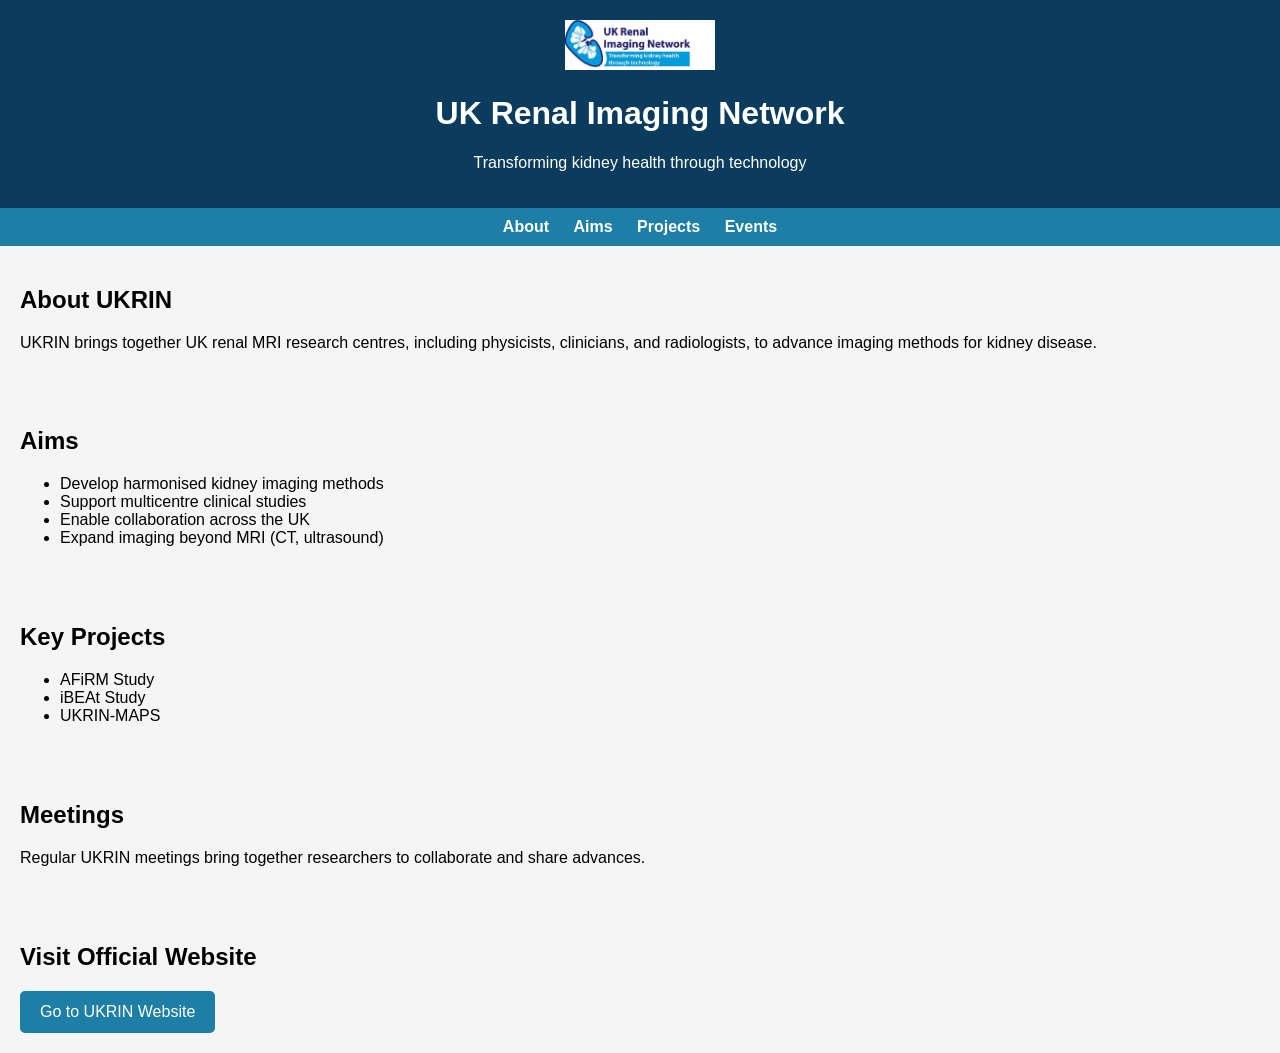
<file: Index.html>
<!DOCTYPE html>
<html>
<head>
    <title>UK Renal Imaging Network</title>
    <style>
        body {
            font-family: Arial;
            margin: 0;
            background: #f5f5f5;
        }
        header {
            background: #0b3c5d;
            color: white;
            padding: 20px;
            text-align: center;
        }
        nav {
            background: #1d7ea6;
            padding: 10px;
            text-align: center;
        }
        nav a {
            color: white;
            margin: 10px;
            text-decoration: none;
            font-weight: bold;
        }
        section {
            padding: 20px;
        }
        .button {
            display: inline-block;
            padding: 12px 20px;
            background: #1d7ea6;
            color: white;
            text-decoration: none;
            border-radius: 5px;
        }
        img.logo {
            width: 150px;
        }
    </style>
</head>

<body>

<header>
    <img src="UKRINlogi.jpg" class="logo">
    <h1>UK Renal Imaging Network</h1>
    <p>Transforming kidney health through technology</p>
</header>

<nav>
    <a href="#about">About</a>
    <a href="#aims">Aims</a>
    <a href="#projects">Projects</a>
    <a href="#events">Events</a>
</nav>

<section id="about">
    <h2>About UKRIN</h2>
    <p>
        UKRIN brings together UK renal MRI research centres, including
        physicists, clinicians, and radiologists, to advance imaging methods
        for kidney disease.
    </p>
</section>

<section id="aims">
    <h2>Aims</h2>
    <ul>
        <li>Develop harmonised kidney imaging methods</li>
        <li>Support multicentre clinical studies</li>
        <li>Enable collaboration across the UK</li>
        <li>Expand imaging beyond MRI (CT, ultrasound)</li>
    </ul>
</section>

<section id="projects">
    <h2>Key Projects</h2>
    <ul>
        <li>AFiRM Study</li>
        <li>iBEAt Study</li>
        <li>UKRIN-MAPS</li>
    </ul>
</section>

<section id="events">
    <h2>Meetings</h2>
    <p>Regular UKRIN meetings bring together researchers to collaborate and share advances.</p>
</section>

<section>
    <h2>Visit Official Website</h2>
    <a class="button" href="https://www.kidneyresearchuk.org/research/research-networks/uk-renal-imaging-network/" target="_blank">
        Go to UKRIN Website
    </a>
</section>

</body>
</html>
</file>
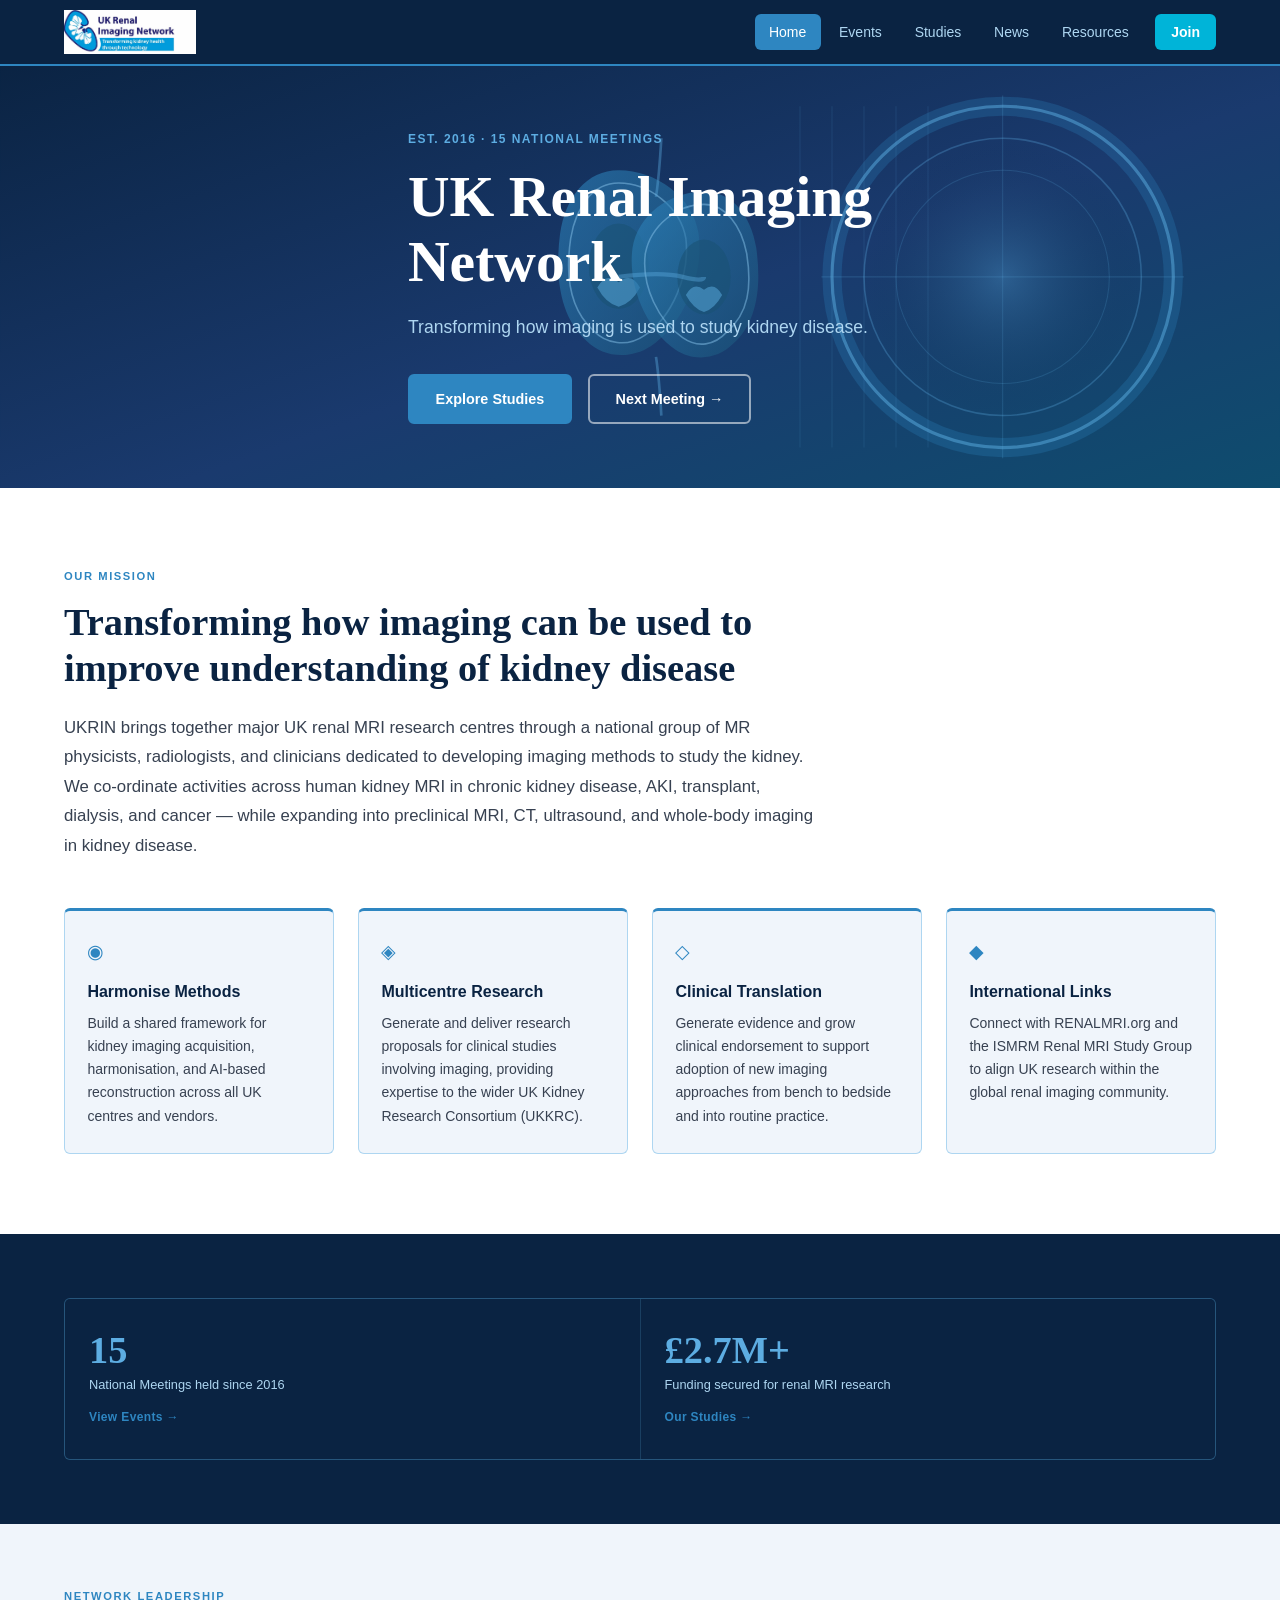
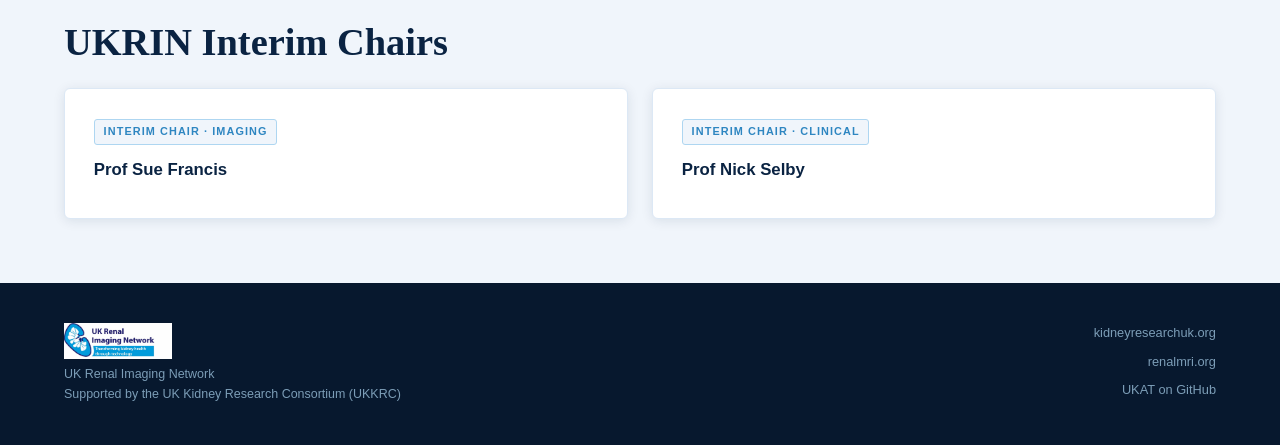
<file: index.html>
<!DOCTYPE html>
<html lang="en">
<head>
  <meta charset="UTF-8" />
  <meta name="viewport" content="width=device-width, initial-scale=1.0" />
  <title>UKRIN — UK Renal Imaging Network</title>
  <link rel="stylesheet" href="style.css" />
</head>
<body>

  <!-- NAV -->
  <header class="site-header">
    <div class="header-inner">
      <div class="logo">
        <a href="index.html" style="text-decoration:none;display:flex;align-items:center;gap:.75rem">
          <img src="ukrin-logo.jpg" alt="UKRIN — UK Renal Imaging Network" style="height:44px;width:auto;display:block;" />
        </a>
      </div>
      <nav class="main-nav" role="navigation" aria-label="Main navigation">
        <a href="index.html" class="nav-link active">Home</a>
        <a href="events.html" class="nav-link">Events</a>
        <a href="studies.html" class="nav-link">Studies</a>
        <a href="news.html" class="nav-link">News</a>
        <a href="resources.html" class="nav-link">Resources</a>
        <a href="join.html" class="nav-link nav-join">Join</a>
      </nav>
      <button class="nav-toggle" aria-label="Open menu">&#9776;</button>
    </div>
  </header>

  <!-- BANNER -->
  <section class="hero">
    <div class="hero-image" aria-hidden="true">
      <svg class="hero-svg" viewBox="0 0 1200 420" xmlns="http://www.w3.org/2000/svg" preserveAspectRatio="xMidYMid slice">
        <!-- Deep anatomical blue gradient sky -->
        <defs>
          <linearGradient id="bgGrad" x1="0%" y1="0%" x2="100%" y2="100%">
            <stop offset="0%" style="stop-color:#0a2342;stop-opacity:1" />
            <stop offset="55%" style="stop-color:#1a3a6e;stop-opacity:1" />
            <stop offset="100%" style="stop-color:#0e4d6e;stop-opacity:1" />
          </linearGradient>
          <linearGradient id="kidneyL" x1="0%" y1="0%" x2="100%" y2="100%">
            <stop offset="0%" style="stop-color:#2e86c1;stop-opacity:0.85" />
            <stop offset="100%" style="stop-color:#1a5276;stop-opacity:0.9" />
          </linearGradient>
          <linearGradient id="kidneyR" x1="100%" y1="0%" x2="0%" y2="100%">
            <stop offset="0%" style="stop-color:#2e86c1;stop-opacity:0.85" />
            <stop offset="100%" style="stop-color:#1a5276;stop-opacity:0.9" />
          </linearGradient>
          <radialGradient id="mriGlow" cx="50%" cy="50%" r="50%">
            <stop offset="0%" style="stop-color:#5dade2;stop-opacity:0.3" />
            <stop offset="100%" style="stop-color:#0a2342;stop-opacity:0" />
          </radialGradient>
          <filter id="blur">
            <feGaussianBlur stdDeviation="3" />
          </filter>
        </defs>

        <!-- Background -->
        <rect width="1200" height="420" fill="url(#bgGrad)" />

        <!-- MRI scanner ring - right side -->
        <g transform="translate(940, 210)">
          <ellipse cx="0" cy="0" rx="160" ry="160" fill="none" stroke="#2e86c1" stroke-width="18" opacity="0.25" />
          <ellipse cx="0" cy="0" rx="160" ry="160" fill="none" stroke="#5dade2" stroke-width="3" opacity="0.5" />
          <ellipse cx="0" cy="0" rx="130" ry="130" fill="none" stroke="#5dade2" stroke-width="1.5" opacity="0.3" />
          <ellipse cx="0" cy="0" rx="100" ry="100" fill="none" stroke="#5dade2" stroke-width="1" opacity="0.2" />
          <!-- Cross hairs -->
          <line x1="-170" y1="0" x2="170" y2="0" stroke="#5dade2" stroke-width="1" opacity="0.2" />
          <line x1="0" y1="-170" x2="0" y2="170" stroke="#5dade2" stroke-width="1" opacity="0.2" />
          <!-- MRI glow -->
          <ellipse cx="0" cy="0" rx="130" ry="130" fill="url(#mriGlow)" />
        </g>

        <!-- Abstract MRI scan lines -->
        <g opacity="0.12">
          <line x1="750" y1="50" x2="750" y2="370" stroke="#5dade2" stroke-width="1" />
          <line x1="780" y1="50" x2="780" y2="370" stroke="#5dade2" stroke-width="1" />
          <line x1="810" y1="50" x2="810" y2="370" stroke="#5dade2" stroke-width="1" />
          <line x1="840" y1="50" x2="840" y2="370" stroke="#5dade2" stroke-width="1" />
          <line x1="870" y1="50" x2="870" y2="370" stroke="#5dade2" stroke-width="1" />
        </g>

        <!-- Left kidney shape -->
        <g transform="translate(580, 200)">
          <path d="M0,-90 C35,-90 70,-65 75,-30 C80,10 60,55 30,75 C10,88 -15,85 -30,70 C-55,48 -60,10 -55,-30 C-50,-65 -30,-90 0,-90 Z"
            fill="url(#kidneyL)" opacity="0.7" />
          <!-- Cortex highlight -->
          <path d="M0,-78 C28,-78 58,-56 63,-26 C67,8 50,48 24,65 C8,76 -12,73 -24,60 C-46,40 -50,8 -45,-26 C-40,-56 -24,-78 0,-78 Z"
            fill="none" stroke="#85c1e9" stroke-width="1.5" opacity="0.5" />
          <!-- Medulla hint -->
          <ellipse cx="0" cy="0" rx="28" ry="40" fill="#1a5276" opacity="0.6" />
          <!-- Renal pelvis -->
          <path d="M0,15 Q12,5 20,20 Q12,35 0,38 Q-12,35 -20,20 Q-12,5 0,15 Z" fill="#5dade2" opacity="0.5" />
        </g>

        <!-- Right kidney shape (mirrored) -->
        <g transform="translate(660, 210) scale(-1,1)">
          <path d="M0,-80 C32,-80 62,-58 67,-27 C72,9 53,50 27,68 C9,80 -13,77 -27,63 C-50,43 -54,9 -49,-27 C-44,-58 -26,-80 0,-80 Z"
            fill="url(#kidneyR)" opacity="0.7" />
          <path d="M0,-68 C25,-68 50,-48 55,-22 C59,9 42,42 20,57 C6,67 -10,64 -21,52 C-42,34 -45,9 -40,-22 C-35,-48 -20,-68 0,-68 Z"
            fill="none" stroke="#85c1e9" stroke-width="1.5" opacity="0.5" />
          <ellipse cx="0" cy="0" rx="25" ry="35" fill="#1a5276" opacity="0.6" />
          <path d="M0,12 Q10,4 17,17 Q10,30 0,33 Q-10,30 -17,17 Q-10,4 0,12 Z" fill="#5dade2" opacity="0.5" />
        </g>

        <!-- Connection (aorta/vessels) -->
        <g opacity="0.4">
          <path d="M580,210 Q620,205 640,210 Q660,215 660,210" fill="none" stroke="#5dade2" stroke-width="4" />
          <path d="M615,135 Q618,115 620,80" fill="none" stroke="#5dade2" stroke-width="2.5" />
          <path d="M615,285 Q618,305 620,340" fill="none" stroke="#5dade2" stroke-width="2.5" />
        </g>


        <!-- Subtle grid overlay -->
        <rect width="1200" height="420" fill="none" stroke="#2e86c1" stroke-width="0.3" opacity="0.05"
          style="stroke-dasharray: 40 40;" />
      </svg>
    </div>

    <div class="hero-content">
      <div class="hero-eyebrow">Est. 2016 · 15 National Meetings</div>
      <h1 class="hero-title">UK Renal Imaging<br>Network</h1>
      <p class="hero-tagline">Transforming how imaging is used to study kidney disease.</p>
      <div class="hero-cta">
        <a href="studies.html" class="btn btn-primary">Explore Studies</a>
        <a href="events.html" class="btn btn-outline">Next Meeting &rarr;</a>
      </div>
    </div>
  </section>

  <!-- MISSION STATEMENT -->
  <section class="mission">
    <div class="container">
      <div class="mission-inner">
        <div class="mission-label">Our Mission</div>
        <h2 class="mission-heading">Transforming how imaging can be used to improve understanding of kidney disease</h2>
        <p class="mission-body">
          UKRIN brings together major UK renal MRI research centres through a national group of MR physicists, radiologists, and clinicians dedicated to developing imaging methods to study the kidney. We co-ordinate activities across human kidney MRI in chronic kidney disease, AKI, transplant, dialysis, and cancer — while expanding into preclinical MRI, CT, ultrasound, and whole-body imaging in kidney disease.
        </p>
        <div class="mission-aims">
          <div class="aim-card">
            <div class="aim-icon">&#9673;</div>
            <h3>Harmonise Methods</h3>
            <p>Build a shared framework for kidney imaging acquisition, harmonisation, and AI-based reconstruction across all UK centres and vendors.</p>
          </div>
          <div class="aim-card">
            <div class="aim-icon">&#9672;</div>
            <h3>Multicentre Research</h3>
            <p>Generate and deliver research proposals for clinical studies involving imaging, providing expertise to the wider UK Kidney Research Consortium (UKKRC).</p>
          </div>
          <div class="aim-card">
            <div class="aim-icon">&#9671;</div>
            <h3>Clinical Translation</h3>
            <p>Generate evidence and grow clinical endorsement to support adoption of new imaging approaches from bench to bedside and into routine practice.</p>
          </div>
          <div class="aim-card">
            <div class="aim-icon">&#9670;</div>
            <h3>International Links</h3>
            <p>Connect with RENALMRI.org and the ISMRM Renal MRI Study Group to align UK research within the global renal imaging community.</p>
          </div>
        </div>
      </div>
    </div>
  </section>

  <!-- QUICK LINKS -->
  <section class="quicklinks">
    <div class="container">
      <div class="ql-grid">
        <a href="events.html" class="ql-card">
          <span class="ql-num">15</span>
          <span class="ql-label">National Meetings held since 2016</span>
          <span class="ql-cta">View Events &rarr;</span>
        </a>
        <a href="studies.html" class="ql-card">
          <span class="ql-num">£2.7M+</span>
          <span class="ql-label">Funding secured for renal MRI research</span>
          <span class="ql-cta">Our Studies &rarr;</span>
        </a>
      </div>
    </div>
  </section>

  <!-- LEADERSHIP -->
  <section style="padding:4rem 0;background:#f0f5fb;">
    <div class="container">
      <div class="mission-label">Network Leadership</div>
      <h2 class="mission-heading">UKRIN Interim Chairs</h2>
      <div class="card-grid">
        <div class="card">
          <div class="card-tag">Interim Chair · Imaging</div>
          <h3>Prof Sue Francis</h3>
        </div>
        <div class="card">
          <div class="card-tag">Interim Chair · Clinical</div>
          <h3>Prof Nick Selby</h3>
        </div>
      </div>
    </div>
  </section>

  <!-- FOOTER -->
  <footer class="site-footer">
    <div class="container footer-inner">
      <div class="footer-brand">
        <img src="ukrin-logo.jpg" alt="UKRIN" style="height:36px;width:auto;margin-bottom:.4rem;display:block;" />
        <p>UK Renal Imaging Network<br>
        Supported by the UK Kidney Research Consortium (UKKRC)</p>
      </div>
      <div class="footer-links">
        <a href="https://www.kidneyresearchuk.org/research/uk-renal-imaging-network" target="_blank" rel="noopener">kidneyresearchuk.org</a>
        <a href="https://renalmri.org" target="_blank" rel="noopener">renalmri.org</a>
        <a href="https://github.com/UKRIN-MAPS/ukat" target="_blank" rel="noopener">UKAT on GitHub</a>
      </div>
    </div>
  </footer>

  <script src="nav.js"></script>
</body>
</html>
</file>
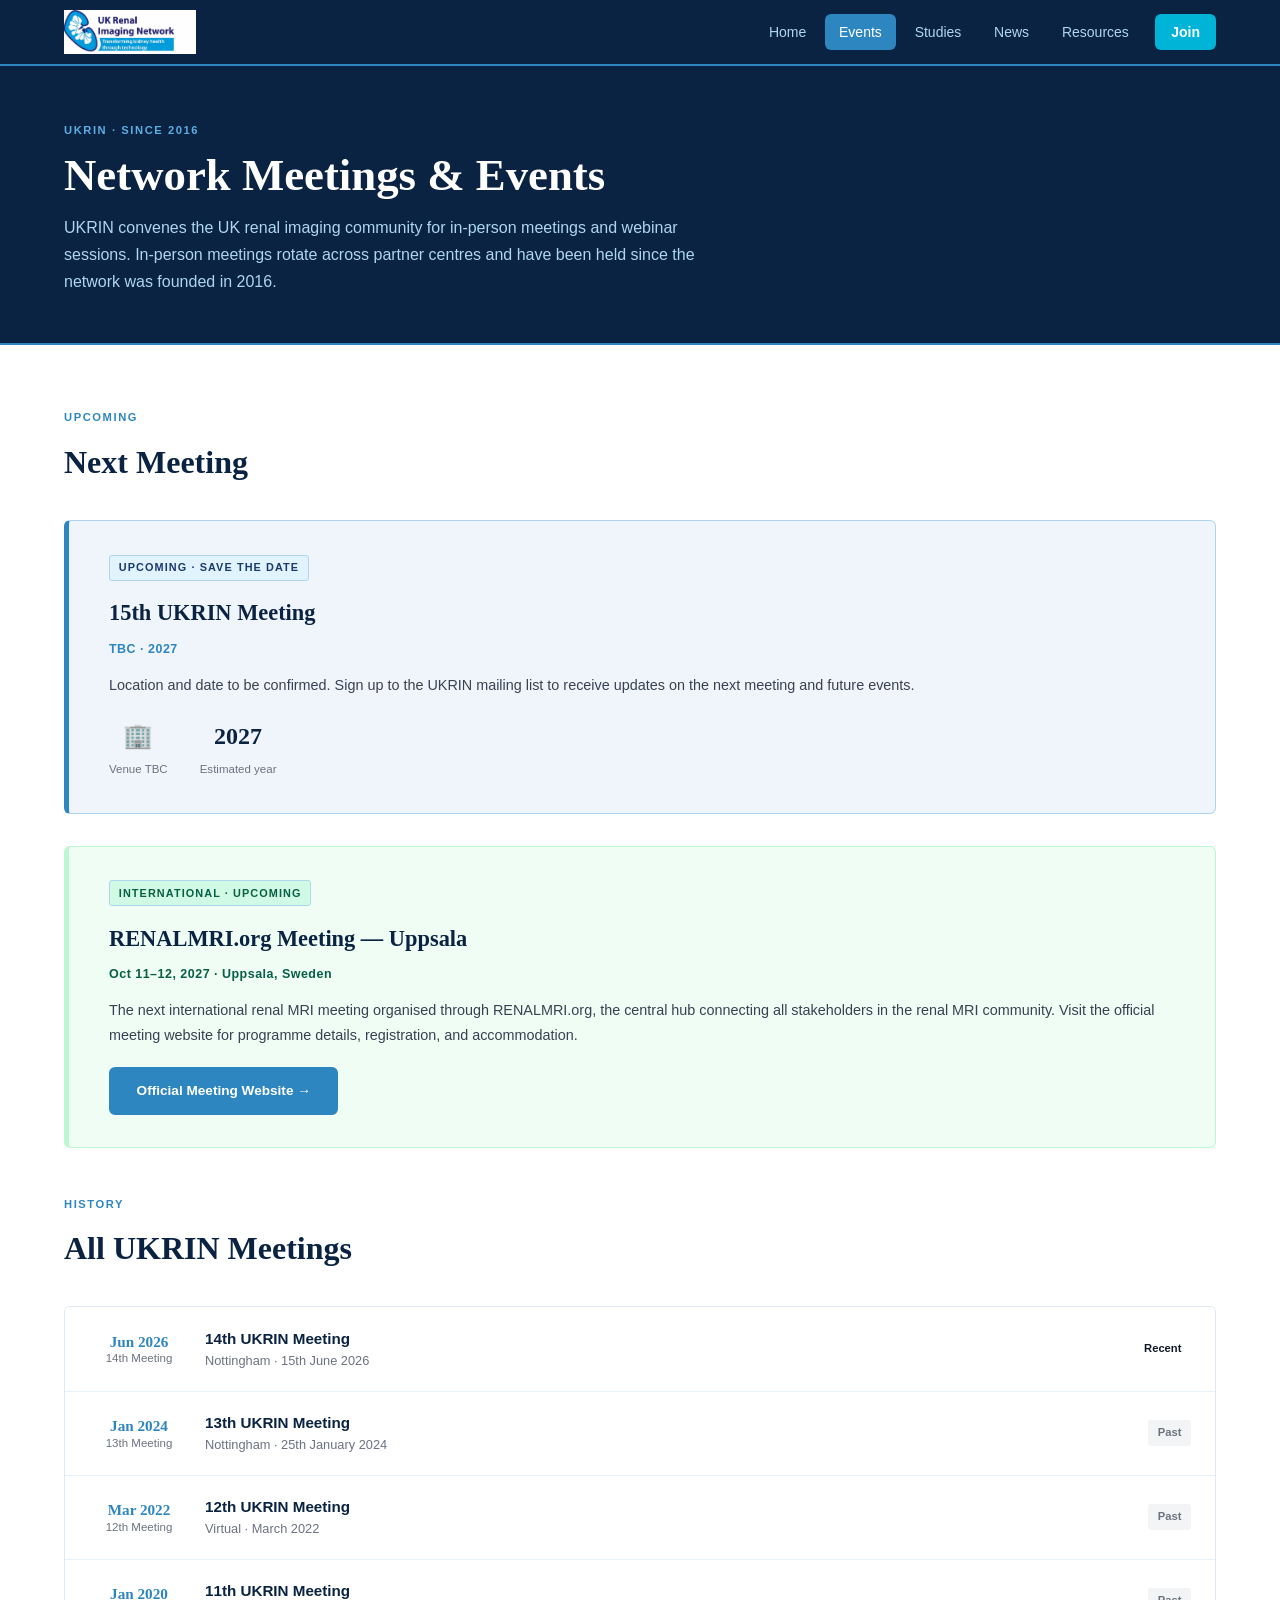
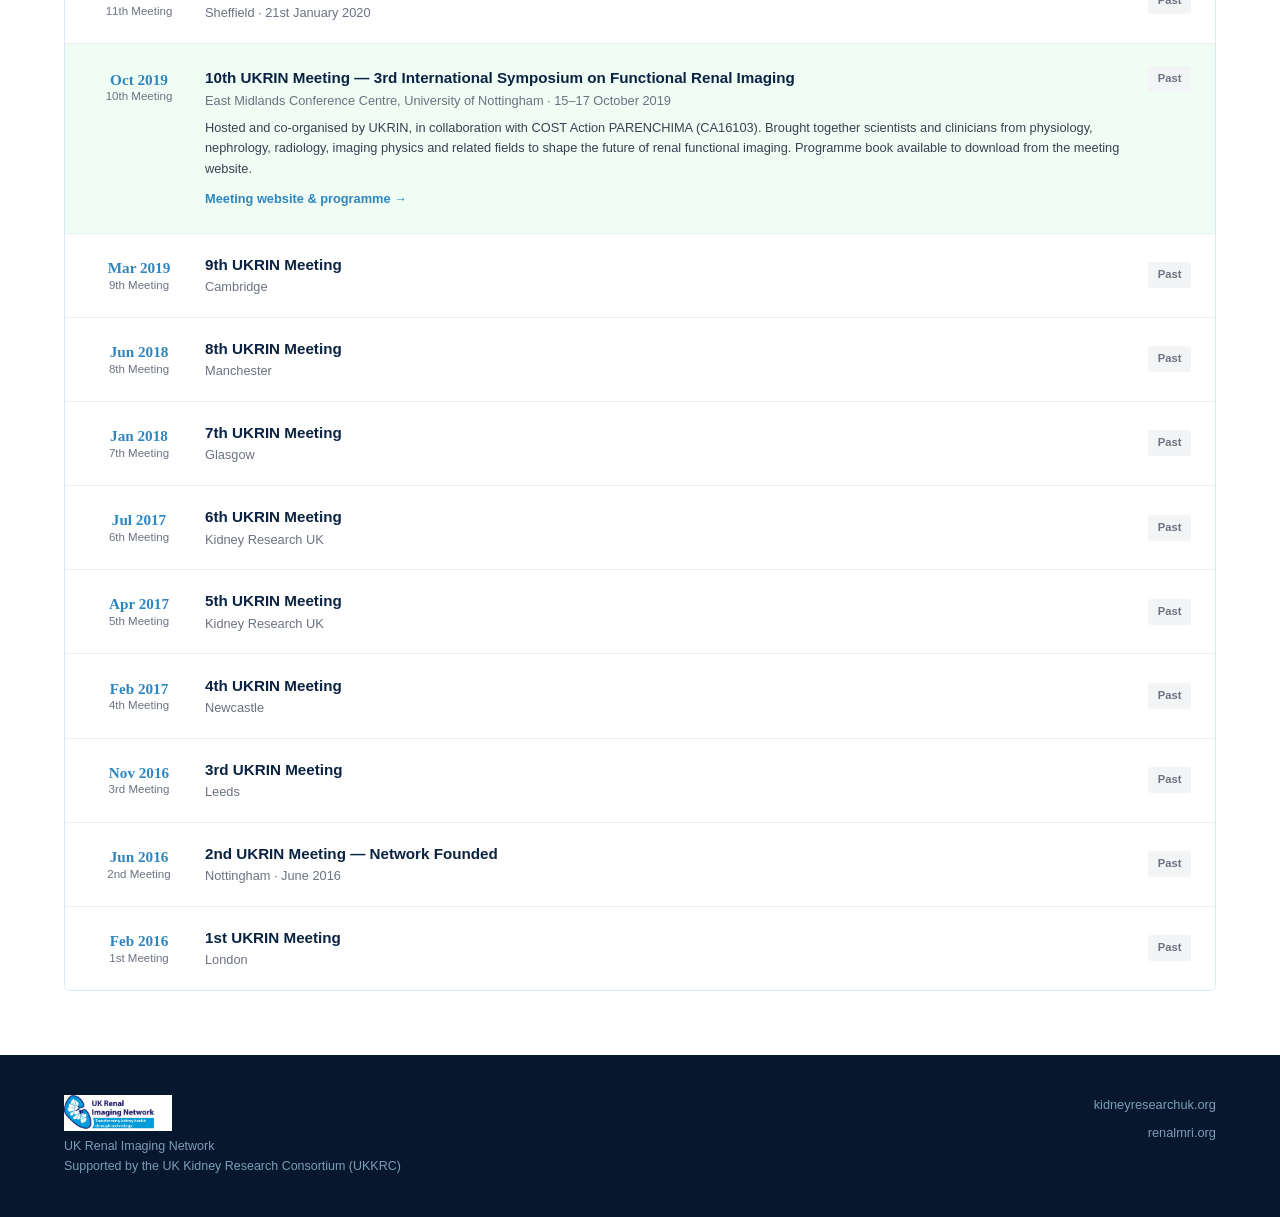
<file: events.html>
<!DOCTYPE html>
<html lang="en">
<head>
  <meta charset="UTF-8" />
  <meta name="viewport" content="width=device-width, initial-scale=1.0" />
  <title>Events — UKRIN</title>
  <link rel="stylesheet" href="style.css" />
</head>
<body>

  <header class="site-header">
    <div class="header-inner">
      <div class="logo">
        <a href="index.html" style="text-decoration:none;display:flex;align-items:center;gap:.75rem">
          <img src="ukrin-logo.jpg" alt="UKRIN — UK Renal Imaging Network" style="height:44px;width:auto;display:block;" />
        </a>
      </div>
      <nav class="main-nav" role="navigation">
        <a href="index.html" class="nav-link">Home</a>
        <a href="events.html" class="nav-link active">Events</a>
        <a href="studies.html" class="nav-link">Studies</a>
        <a href="news.html" class="nav-link">News</a>
        <a href="resources.html" class="nav-link">Resources</a>
        <a href="join.html" class="nav-link nav-join">Join</a>
      </nav>
      <button class="nav-toggle" aria-label="Open menu">&#9776;</button>
    </div>
  </header>

  <section class="page-hero">
    <div class="container">
      <div class="page-hero-eyebrow">UKRIN · Since 2016</div>
      <h1>Network Meetings &amp; Events</h1>
      <p>UKRIN convenes the UK renal imaging community for in-person meetings and webinar sessions. In-person meetings rotate across partner centres and have been held since the network was founded in 2016.</p>
    </div>
  </section>

  <section class="page-section">
    <div class="container">

      <div class="section-label">Upcoming</div>
      <h2 class="section-heading">Next Meeting</h2>

      <div style="margin-bottom:3rem;">
        <div class="study-hero" style="border-left-color:#2e86c1;">
          <div class="card-tag" style="background:#e0f3ff;color:#1a3a6e;">Upcoming · Save the Date</div>
          <h2>15th UKRIN Meeting</h2>
          <p class="grant">TBC · 2027</p>
          <p>Location and date to be confirmed. Sign up to the UKRIN mailing list to receive updates on the next meeting and future events.</p>
          <div class="study-stats">
            <div class="stat-pill"><strong>&#127970;</strong><span>Venue TBC</span></div>
            <div class="stat-pill"><strong>2027</strong><span>Estimated year</span></div>
          </div>
        </div>

        <div class="study-hero" style="border-left-color:#065f46;background:#f0fdf4;border-color:#bbf7d0;">
          <div class="card-tag" style="background:#d1fae5;color:#065f46;">International · Upcoming</div>
          <h2>RENALMRI.org Meeting — Uppsala</h2>
          <p class="grant" style="color:#065f46;">Oct 11–12, 2027 · Uppsala, Sweden</p>
          <p>The next international renal MRI meeting organised through RENALMRI.org, the central hub connecting all stakeholders in the renal MRI community. Visit the official meeting website for programme details, registration, and accommodation.</p>
          <div style="margin-top:1.2rem;">
            <a href="https://www.renalmri2027.se/" target="_blank" rel="noopener" class="btn btn-primary" style="font-size:0.85rem;">Official Meeting Website &rarr;</a>
          </div>
        </div>
      </div>

      <div class="section-label">History</div>
      <h2 class="section-heading">All UKRIN Meetings</h2>

      <div class="event-list">

        <div class="event-item">
          <div class="event-date">Jun 2026<span>14th Meeting</span></div>
          <div class="event-info">
            <h3>14th UKRIN Meeting</h3>
            <p>Nottingham · 15th June 2026</p>
          </div>
          <span class="event-badge badge-recent">Recent</span>
        </div>

        <div class="event-item">
          <div class="event-date">Jan 2024<span>13th Meeting</span></div>
          <div class="event-info">
            <h3>13th UKRIN Meeting</h3>
            <p>Nottingham · 25th January 2024</p>
          </div>
          <span class="event-badge badge-past">Past</span>
        </div>

        <div class="event-item">
          <div class="event-date">Mar 2022<span>12th Meeting</span></div>
          <div class="event-info">
            <h3>12th UKRIN Meeting</h3>
            <p>Virtual · March 2022</p>
          </div>
          <span class="event-badge badge-past">Past</span>
        </div>

        <div class="event-item">
          <div class="event-date">Jan 2020<span>11th Meeting</span></div>
          <div class="event-info">
            <h3>11th UKRIN Meeting</h3>
            <p>Sheffield · 21st January 2020</p>
          </div>
          <span class="event-badge badge-past">Past</span>
        </div>

        <div class="event-item" style="background:#f0fdf4;align-items:flex-start;padding:1.4rem 1.5rem;">
          <div class="event-date" style="padding-top:.2rem;">Oct 2019<span>10th Meeting</span></div>
          <div class="event-info">
            <h3>10th UKRIN Meeting — 3rd International Symposium on Functional Renal Imaging</h3>
            <p>East Midlands Conference Centre, University of Nottingham · 15–17 October 2019</p>
            <p style="margin-top:.4rem;font-size:0.8rem;color:#374151;">Hosted and co-organised by UKRIN, in collaboration with COST Action PARENCHIMA (CA16103). Brought together scientists and clinicians from physiology, nephrology, radiology, imaging physics and related fields to shape the future of renal functional imaging. Programme book available to download from the meeting website.</p>
            <a href="https://www.nottingham.ac.uk/research/groups/spmic/research/uk-renal-imaging-network/3rd-renal-symposium/3rd-international-symposium-on-functional-renal-imaging.aspx" target="_blank" rel="noopener" class="card-link" style="font-size:0.8rem;display:inline-block;margin-top:.6rem;">Meeting website &amp; programme &rarr;</a>
          </div>
          <span class="event-badge badge-past">Past</span>
        </div>

        <div class="event-item">
          <div class="event-date">Mar 2019<span>9th Meeting</span></div>
          <div class="event-info">
            <h3>9th UKRIN Meeting</h3>
            <p>Cambridge</p>
          </div>
          <span class="event-badge badge-past">Past</span>
        </div>

        <div class="event-item">
          <div class="event-date">Jun 2018<span>8th Meeting</span></div>
          <div class="event-info">
            <h3>8th UKRIN Meeting</h3>
            <p>Manchester</p>
          </div>
          <span class="event-badge badge-past">Past</span>
        </div>

        <div class="event-item">
          <div class="event-date">Jan 2018<span>7th Meeting</span></div>
          <div class="event-info">
            <h3>7th UKRIN Meeting</h3>
            <p>Glasgow</p>
          </div>
          <span class="event-badge badge-past">Past</span>
        </div>

        <div class="event-item">
          <div class="event-date">Jul 2017<span>6th Meeting</span></div>
          <div class="event-info">
            <h3>6th UKRIN Meeting</h3>
            <p>Kidney Research UK</p>
          </div>
          <span class="event-badge badge-past">Past</span>
        </div>

        <div class="event-item">
          <div class="event-date">Apr 2017<span>5th Meeting</span></div>
          <div class="event-info">
            <h3>5th UKRIN Meeting</h3>
            <p>Kidney Research UK</p>
          </div>
          <span class="event-badge badge-past">Past</span>
        </div>

        <div class="event-item">
          <div class="event-date">Feb 2017<span>4th Meeting</span></div>
          <div class="event-info">
            <h3>4th UKRIN Meeting</h3>
            <p>Newcastle</p>
          </div>
          <span class="event-badge badge-past">Past</span>
        </div>

        <div class="event-item">
          <div class="event-date">Nov 2016<span>3rd Meeting</span></div>
          <div class="event-info">
            <h3>3rd UKRIN Meeting</h3>
            <p>Leeds</p>
          </div>
          <span class="event-badge badge-past">Past</span>
        </div>

        <div class="event-item">
          <div class="event-date">Jun 2016<span>2nd Meeting</span></div>
          <div class="event-info">
            <h3>2nd UKRIN Meeting — Network Founded</h3>
            <p>Nottingham · June 2016</p>
          </div>
          <span class="event-badge badge-past">Past</span>
        </div>

        <div class="event-item">
          <div class="event-date">Feb 2016<span>1st Meeting</span></div>
          <div class="event-info">
            <h3>1st UKRIN Meeting</h3>
            <p>London</p>
          </div>
          <span class="event-badge badge-past">Past</span>
        </div>

      </div>

    </div>
  </section>

  <footer class="site-footer">
    <div class="container footer-inner">
      <div class="footer-brand">
        <img src="ukrin-logo.jpg" alt="UKRIN" style="height:36px;width:auto;margin-bottom:.4rem;display:block;" />
        <p>UK Renal Imaging Network<br>Supported by the UK Kidney Research Consortium (UKKRC)</p>
      </div>
      <div class="footer-links">
        <a href="https://www.kidneyresearchuk.org/research/uk-renal-imaging-network" target="_blank" rel="noopener">kidneyresearchuk.org</a>
        <a href="https://renalmri.org" target="_blank" rel="noopener">renalmri.org</a>
      </div>
    </div>
  </footer>

  <script src="nav.js"></script>
</body>
</html>
</file>
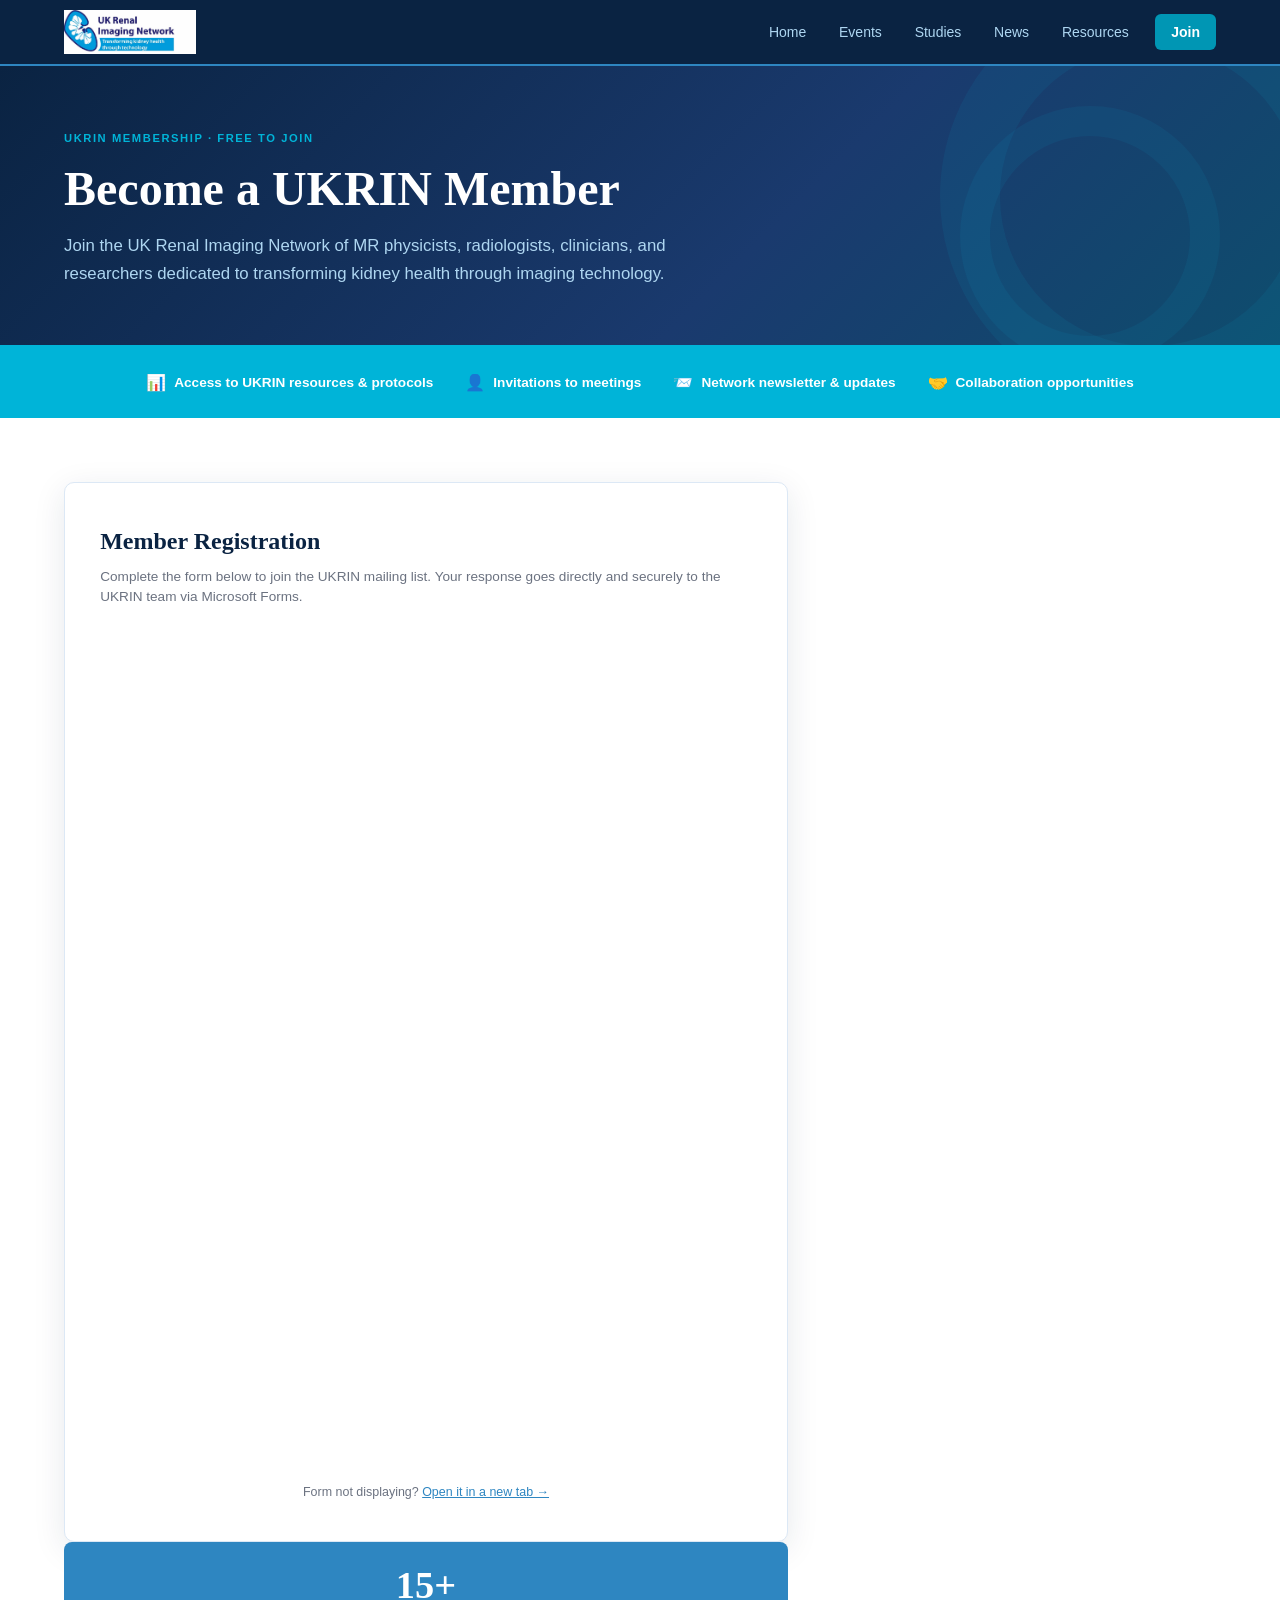
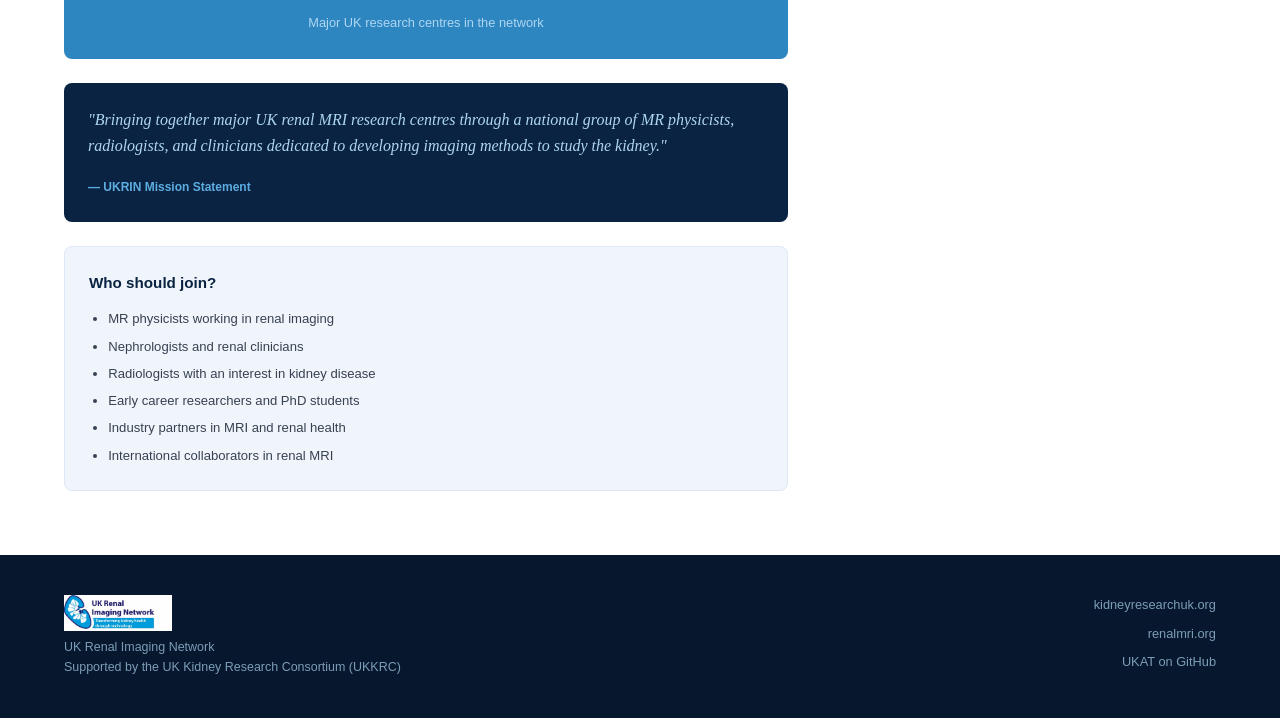
<file: join.html>
<!DOCTYPE html>
<html lang="en">
<head>
  <meta charset="UTF-8" />
  <meta name="viewport" content="width=device-width, initial-scale=1.0" />
  <title>Join UKRIN — UK Renal Imaging Network</title>
  <link rel="stylesheet" href="style.css" />
  <style>
    /* ---- MEMBERSHIP PAGE SPECIFIC STYLES ---- */
    .join-hero {
      background: linear-gradient(135deg, #0a2342 0%, #1a3a6e 60%, #0e4d6e 100%);
      padding: 4rem 0 3.5rem;
      border-bottom: 3px solid #00b4d8;
      position: relative;
      overflow: hidden;
    }
    .join-hero::before {
      content: '';
      position: absolute;
      right: -80px; top: -80px;
      width: 420px; height: 420px;
      border-radius: 50%;
      border: 60px solid rgba(0,180,216,0.08);
    }
    .join-hero::after {
      content: '';
      position: absolute;
      right: 60px; top: 40px;
      width: 260px; height: 260px;
      border-radius: 50%;
      border: 30px solid rgba(0,180,216,0.07);
    }
    .join-hero .container { position: relative; z-index: 1; }
    .join-hero-eyebrow {
      font-size: 0.7rem;
      font-weight: 700;
      letter-spacing: 0.14em;
      text-transform: uppercase;
      color: #00b4d8;
      margin-bottom: 0.8rem;
    }
    .join-hero h1 {
      font-family: Georgia, 'Times New Roman', serif;
      font-size: clamp(2rem, 4vw, 3rem);
      color: #fff;
      line-height: 1.15;
      margin-bottom: 1rem;
    }
    .join-hero p {
      font-size: 1.05rem;
      color: #aed6f1;
      max-width: 620px;
      line-height: 1.7;
    }

    /* Benefits strip */
    .benefits-strip {
      background: #00b4d8;
      padding: 1.4rem 0;
    }
    .benefits-inner {
      max-width: 1200px;
      margin: 0 auto;
      padding: 0 1.5rem;
      display: flex;
      gap: 2rem;
      flex-wrap: wrap;
      justify-content: center;
    }
    .benefit-item {
      display: flex;
      align-items: center;
      gap: 0.5rem;
      font-size: 0.85rem;
      font-weight: 600;
      color: #fff;
    }
    .benefit-item span { font-size: 1rem; }

    /* Form layout */
    .join-layout {
      display: grid;
      grid-template-columns: 1fr 380px;
      gap: 3rem;
      align-items: start;
    }
    @media (max-width: 860px) {
      .join-layout { grid-template-columns: 1fr; }
      .join-sidebar { order: -1; }
    }

    /* Form card */
    .form-card {
      background: #fff;
      border: 1px solid #dce8f5;
      border-radius: 10px;
      padding: 2.4rem 2.2rem;
      box-shadow: 0 8px 32px rgba(10,35,66,0.10);
    }
    .form-card h2 {
      font-family: Georgia, serif;
      font-size: 1.5rem;
      color: #0a2342;
      margin-bottom: 0.4rem;
    }
    .form-card .form-subtitle {
      font-size: 0.85rem;
      color: #6b7280;
      margin-bottom: 2rem;
      line-height: 1.5;
    }

    .form-group {
      margin-bottom: 1.4rem;
    }
    .form-group label {
      display: block;
      font-size: 0.82rem;
      font-weight: 700;
      color: #1a3a6e;
      margin-bottom: 0.4rem;
      letter-spacing: 0.02em;
    }
    .form-group label .req {
      color: #e53e3e;
      margin-left: 2px;
    }
    .form-group input,
    .form-group select,
    .form-group textarea {
      width: 100%;
      padding: 0.65rem 0.9rem;
      font-size: 0.9rem;
      font-family: inherit;
      border: 1.5px solid #c9d9ed;
      border-radius: 6px;
      background: #f8fbff;
      color: #111827;
      transition: border-color 0.15s, box-shadow 0.15s;
      outline: none;
      appearance: none;
    }
    .form-group input:focus,
    .form-group select:focus,
    .form-group textarea:focus {
      border-color: #2e86c1;
      box-shadow: 0 0 0 3px rgba(46,134,193,0.15);
      background: #fff;
    }
    .form-group input::placeholder,
    .form-group textarea::placeholder { color: #9ca3af; }
    .form-group textarea { resize: vertical; min-height: 90px; }
    .form-group select { background-image: url("data:image/svg+xml,%3Csvg xmlns='http://www.w3.org/2000/svg' width='12' height='8' viewBox='0 0 12 8'%3E%3Cpath d='M1 1l5 5 5-5' stroke='%232e86c1' stroke-width='1.8' fill='none' stroke-linecap='round'/%3E%3C/svg%3E"); background-repeat: no-repeat; background-position: right 0.9rem center; padding-right: 2.4rem; }

    .form-row {
      display: grid;
      grid-template-columns: 1fr 1fr;
      gap: 1rem;
    }
    @media (max-width: 540px) { .form-row { grid-template-columns: 1fr; } }

    /* Checkboxes */
    .checkbox-group {
      display: flex;
      flex-direction: column;
      gap: 0.55rem;
      margin-top: 0.3rem;
    }
    .checkbox-label {
      display: flex;
      align-items: center;
      gap: 0.6rem;
      font-size: 0.875rem;
      color: #374151;
      cursor: pointer;
    }
    .checkbox-label input[type="checkbox"] {
      width: 16px;
      height: 16px;
      border: 1.5px solid #c9d9ed;
      border-radius: 3px;
      background: #f8fbff;
      cursor: pointer;
      flex-shrink: 0;
      accent-color: #2e86c1;
    }

    /* GDPR notice */
    .gdpr-notice {
      background: #f0f5fb;
      border: 1px solid #dce8f5;
      border-radius: 6px;
      padding: 0.9rem 1rem;
      font-size: 0.78rem;
      color: #6b7280;
      line-height: 1.55;
      margin-bottom: 1.5rem;
    }
    .gdpr-notice strong { color: #374151; }

    /* Submit button */
    .btn-submit {
      width: 100%;
      padding: 0.85rem 1.5rem;
      background: #2e86c1;
      color: #fff;
      border: none;
      border-radius: 6px;
      font-size: 1rem;
      font-weight: 700;
      cursor: pointer;
      transition: background 0.15s, transform 0.1s;
      letter-spacing: 0.02em;
    }
    .btn-submit:hover { background: #1a5276; }
    .btn-submit:active { transform: scale(0.99); }

    /* Success state */
    .success-message {
      display: none;
      background: #d1fae5;
      border: 1px solid #6ee7b7;
      border-radius: 8px;
      padding: 2rem;
      text-align: center;
    }
    .success-message .success-icon { font-size: 2.5rem; margin-bottom: 0.8rem; }
    .success-message h3 { font-family: Georgia, serif; font-size: 1.3rem; color: #065f46; margin-bottom: 0.5rem; }
    .success-message p { font-size: 0.9rem; color: #047857; line-height: 1.6; }

    /* Sidebar */
    .join-sidebar {
      display: flex;
      flex-direction: column;
      gap: 1.5rem;
    }
    .sidebar-card {
      background: #f0f5fb;
      border: 1px solid #dce8f5;
      border-radius: 8px;
      padding: 1.5rem;
    }
    .sidebar-card h3 {
      font-size: 0.95rem;
      font-weight: 700;
      color: #0a2342;
      margin-bottom: 0.8rem;
    }
    .sidebar-card p, .sidebar-card li {
      font-size: 0.82rem;
      color: #374151;
      line-height: 1.65;
    }
    .sidebar-card ul {
      padding-left: 1.2rem;
      display: flex;
      flex-direction: column;
      gap: 0.35rem;
    }
    .sidebar-quote {
      background: #0a2342;
      color: #fff;
      border-radius: 8px;
      padding: 1.5rem;
    }
    .sidebar-quote blockquote {
      font-family: Georgia, serif;
      font-size: 1rem;
      line-height: 1.65;
      color: #aed6f1;
      font-style: italic;
      margin-bottom: 0.8rem;
    }
    .sidebar-quote cite {
      font-size: 0.75rem;
      color: #5dade2;
      font-style: normal;
      font-weight: 600;
    }
    .member-count {
      background: #2e86c1;
      border-radius: 8px;
      padding: 1.5rem;
      text-align: center;
      color: #fff;
    }
    .member-count strong {
      display: block;
      font-family: Georgia, serif;
      font-size: 2.4rem;
      color: #fff;
      line-height: 1;
      margin-bottom: 0.3rem;
    }
    .member-count span { font-size: 0.8rem; color: #aed6f1; }

    /* Field hint */
    .field-hint {
      font-size: 0.74rem;
      color: #6b7280;
      margin-top: 0.3rem;
    }

    /* Radio buttons */
    .radio-group {
      display: flex;
      flex-direction: column;
      gap: 0.5rem;
    }
    .radio-label {
      display: flex;
      align-items: center;
      gap: 0.65rem;
      font-size: 0.875rem;
      color: #374151;
      cursor: pointer;
      padding: 0.45rem 0.7rem;
      border-radius: 5px;
      border: 1.5px solid transparent;
      transition: background 0.12s, border-color 0.12s;
    }
    .radio-label:hover { background: #f0f5fb; border-color: #c9d9ed; }
    .radio-label input[type="radio"] {
      width: 16px;
      height: 16px;
      accent-color: #2e86c1;
      flex-shrink: 0;
      cursor: pointer;
    }
    .radio-label:has(input:checked) {
      background: #e8f4fd;
      border-color: #2e86c1;
      color: #0a2342;
      font-weight: 600;
    }
  </style>
</head>
<body>

  <header class="site-header">
    <div class="header-inner">
      <div class="logo">
        <a href="index.html" style="text-decoration:none;display:flex;align-items:center;gap:.75rem">
          <img src="ukrin-logo.jpg" alt="UKRIN logo" style="height:44px;width:auto;display:block;" />
        </a>
      </div>
      <nav class="main-nav" role="navigation">
        <a href="index.html" class="nav-link">Home</a>
        <a href="events.html" class="nav-link">Events</a>
        <a href="studies.html" class="nav-link">Studies</a>
        <a href="news.html" class="nav-link">News</a>
        <a href="resources.html" class="nav-link">Resources</a>
        <a href="join.html" class="nav-link nav-join active">Join</a>
      </nav>
      <button class="nav-toggle" aria-label="Open menu">&#9776;</button>
    </div>
  </header>

  <section class="join-hero">
    <div class="container">
      <div class="join-hero-eyebrow">UKRIN Membership · Free to Join</div>
      <h1>Become a UKRIN Member</h1>
      <p>Join the UK Renal Imaging Network of MR physicists, radiologists, clinicians, and researchers dedicated to transforming kidney health through imaging technology.</p>
    </div>
  </section>

  <div class="benefits-strip">
    <div class="benefits-inner">
      <div class="benefit-item"><span>&#128202;</span> Access to UKRIN resources &amp; protocols</div>
      <div class="benefit-item"><span>&#128100;</span> Invitations to meetings</div>
      <div class="benefit-item"><span>&#128232;</span> Network newsletter &amp; updates</div>
      <div class="benefit-item"><span>&#129309;</span> Collaboration opportunities</div>
    </div>
  </div>

  <section class="page-section">
    <div class="container">
      <div class="join-layout">

        <!-- FORM -->
        <div>
          <div class="form-card">
            <h2>Member Registration</h2>
            <p class="form-subtitle">Complete the form below to join the UKRIN mailing list. Your response goes directly and securely to the UKRIN team via Microsoft Forms.</p>

            <iframe
              src="https://forms.office.com/Pages/ResponsePage.aspx?id=7qe9Z4D970GskTWEGCkKHmWx8t3Uj1FLsx_rCRkB3mlUMVM1TVdGNFlMSjY2OE9WTTRERkszR1dPUy4u&embed=true"
              width="100%"
              height="820"
              frameborder="0"
              marginwidth="0"
              marginheight="0"
              style="border:none;min-height:700px;"
              allowfullscreen
              title="UKRIN Membership Registration Form"
            ></iframe>

          <p style="font-size:0.78rem;color:#6b7280;margin-top:1rem;text-align:center;">
            Form not displaying?
            <a href="https://forms.office.com/Pages/ResponsePage.aspx?id=7qe9Z4D970GskTWEGCkKHmWx8t3Uj1FLsx_rCRkB3mlUMVM1TVdGNFlMSjY2OE9WTTRERkszR1dPUy4u" target="_blank" rel="noopener" style="color:#2e86c1;">Open it in a new tab &rarr;</a>
          </p>
        </div>

        <!-- SIDEBAR -->
        <div class="join-sidebar">

          <div class="member-count">
            <strong>15+</strong>
            <span>Major UK research centres in the network</span>
          </div>

          <div class="sidebar-quote">
            <blockquote>"Bringing together major UK renal MRI research centres through a national group of MR physicists, radiologists, and clinicians dedicated to developing imaging methods to study the kidney."</blockquote>
            <cite>— UKRIN Mission Statement</cite>
          </div>

          <div class="sidebar-card">
            <h3>Who should join?</h3>
            <ul>
              <li>MR physicists working in renal imaging</li>
              <li>Nephrologists and renal clinicians</li>
              <li>Radiologists with an interest in kidney disease</li>
              <li>Early career researchers and PhD students</li>
              <li>Industry partners in MRI and renal health</li>
              <li>International collaborators in renal MRI</li>
            </ul>
          </div>


        </div>
      </div>
    </div>
  </section>

  <footer class="site-footer">
    <div class="container footer-inner">
      <div class="footer-brand">
        <img src="ukrin-logo.jpg" alt="UKRIN" style="height:36px;width:auto;margin-bottom:.4rem;display:block;" />
        <p>UK Renal Imaging Network<br>Supported by the UK Kidney Research Consortium (UKKRC)</p>
      </div>
      <div class="footer-links">
        <a href="https://www.kidneyresearchuk.org/research/uk-renal-imaging-network" target="_blank" rel="noopener">kidneyresearchuk.org</a>
        <a href="https://renalmri.org" target="_blank" rel="noopener">renalmri.org</a>
        <a href="https://github.com/UKRIN-MAPS/ukat" target="_blank" rel="noopener">UKAT on GitHub</a>
      </div>
    </div>
  </footer>

  <script src="nav.js"></script>
</body>
</html>
</file>
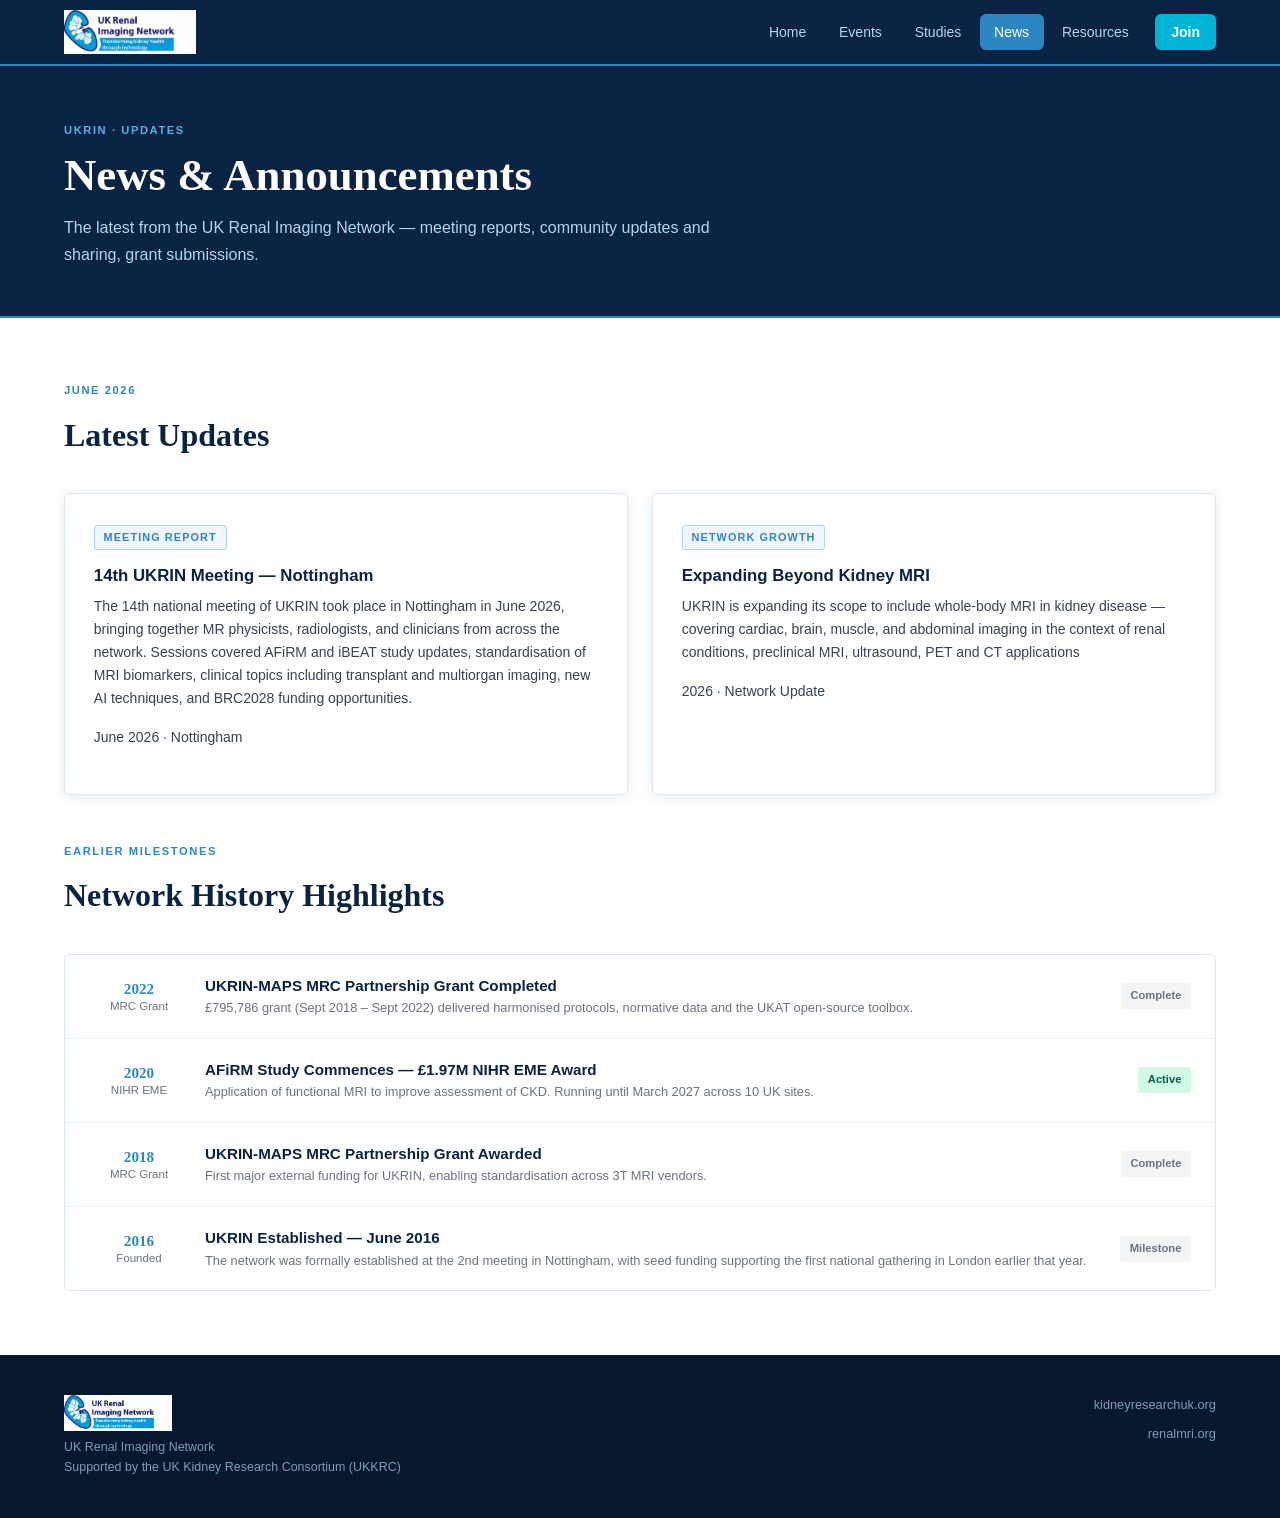
<file: news.html>
<!DOCTYPE html>
<html lang="en">
<head>
  <meta charset="UTF-8" />
  <meta name="viewport" content="width=device-width, initial-scale=1.0" />
  <title>News — UKRIN</title>
  <link rel="stylesheet" href="style.css" />
</head>
<body>

  <header class="site-header">
    <div class="header-inner">
      <div class="logo">
        <a href="index.html" style="text-decoration:none;display:flex;align-items:center;gap:.75rem">
          <img src="ukrin-logo.jpg" alt="UKRIN — UK Renal Imaging Network" style="height:44px;width:auto;display:block;" />
        </a>
      </div>
      <nav class="main-nav" role="navigation">
        <a href="index.html" class="nav-link">Home</a>
        <a href="events.html" class="nav-link">Events</a>
        <a href="studies.html" class="nav-link">Studies</a>
        <a href="news.html" class="nav-link active">News</a>
        <a href="resources.html" class="nav-link">Resources</a>
        <a href="join.html" class="nav-link nav-join">Join</a>
      </nav>
      <button class="nav-toggle" aria-label="Open menu">&#9776;</button>
    </div>
  </header>

  <section class="page-hero">
    <div class="container">
      <div class="page-hero-eyebrow">UKRIN · Updates</div>
      <h1>News &amp; Announcements</h1>
      <p>The latest from the UK Renal Imaging Network — meeting reports, community updates and sharing, grant submissions.</p>
    </div>
  </section>

  <section class="page-section">
    <div class="container">

      <div class="section-label">June 2026</div>
      <h2 class="section-heading">Latest Updates</h2>

      <div class="card-grid" style="margin-bottom:3rem;">

        <div class="card">
          <div class="card-tag">Meeting Report</div>
          <h3>14th UKRIN Meeting — Nottingham</h3>
          <p>The 14th national meeting of UKRIN took place in Nottingham in June 2026, bringing together MR physicists, radiologists, and clinicians from across the network. Sessions covered AFiRM and iBEAT study updates, standardisation of MRI biomarkers, clinical topics including transplant and multiorgan imaging, new AI techniques, and BRC2028 funding opportunities.</p>
          <p class="card-meta">June 2026 · Nottingham</p>
        </div>

        <div class="card">
          <div class="card-tag">Network Growth</div>
          <h3>Expanding Beyond Kidney MRI</h3>
          <p>UKRIN is expanding its scope to include whole-body MRI in kidney disease — covering cardiac, brain, muscle, and abdominal imaging in the context of renal conditions, preclinical MRI, ultrasound, PET and CT applications </p>
          <p class="card-meta">2026 · Network Update</p>
        </div>

      </div>

      <div class="section-label">Earlier Milestones</div>
      <h2 class="section-heading">Network History Highlights</h2>

      <div class="event-list">
        <div class="event-item">
          <div class="event-date">2022<span>MRC Grant</span></div>
          <div class="event-info">
            <h3>UKRIN-MAPS MRC Partnership Grant Completed</h3>
            <p>£795,786 grant (Sept 2018 – Sept 2022) delivered harmonised protocols, normative data and the UKAT open-source toolbox.</p>
          </div>
          <span class="event-badge badge-past">Complete</span>
        </div>
        <div class="event-item">
          <div class="event-date">2020<span>NIHR EME</span></div>
          <div class="event-info">
            <h3>AFiRM Study Commences — £1.97M NIHR EME Award</h3>
            <p>Application of functional MRI to improve assessment of CKD. Running until March 2027 across 10 UK sites.</p>
          </div>
          <span class="event-badge badge-active">Active</span>
        </div>
        <div class="event-item">
          <div class="event-date">2018<span>MRC Grant</span></div>
          <div class="event-info">
            <h3>UKRIN-MAPS MRC Partnership Grant Awarded</h3>
            <p>First major external funding for UKRIN, enabling standardisation across 3T MRI vendors.</p>
          </div>
          <span class="event-badge badge-past">Complete</span>
        </div>
        <div class="event-item">
          <div class="event-date">2016<span>Founded</span></div>
          <div class="event-info">
            <h3>UKRIN Established — June 2016</h3>
            <p>The network was formally established at the 2nd meeting in Nottingham, with seed funding supporting the first national gathering in London earlier that year.</p>
          </div>
          <span class="event-badge badge-past">Milestone</span>
        </div>
      </div>

    </div>
  </section>

  <footer class="site-footer">
    <div class="container footer-inner">
      <div class="footer-brand">
        <img src="ukrin-logo.jpg" alt="UKRIN" style="height:36px;width:auto;margin-bottom:.4rem;display:block;" />
        <p>UK Renal Imaging Network<br>Supported by the UK Kidney Research Consortium (UKKRC)</p>
      </div>
      <div class="footer-links">
        <a href="https://www.kidneyresearchuk.org/research/uk-renal-imaging-network" target="_blank" rel="noopener">kidneyresearchuk.org</a>
        <a href="https://renalmri.org" target="_blank" rel="noopener">renalmri.org</a>
      </div>
    </div>
  </footer>

  <script src="nav.js"></script>
</body>
</html>
</file>
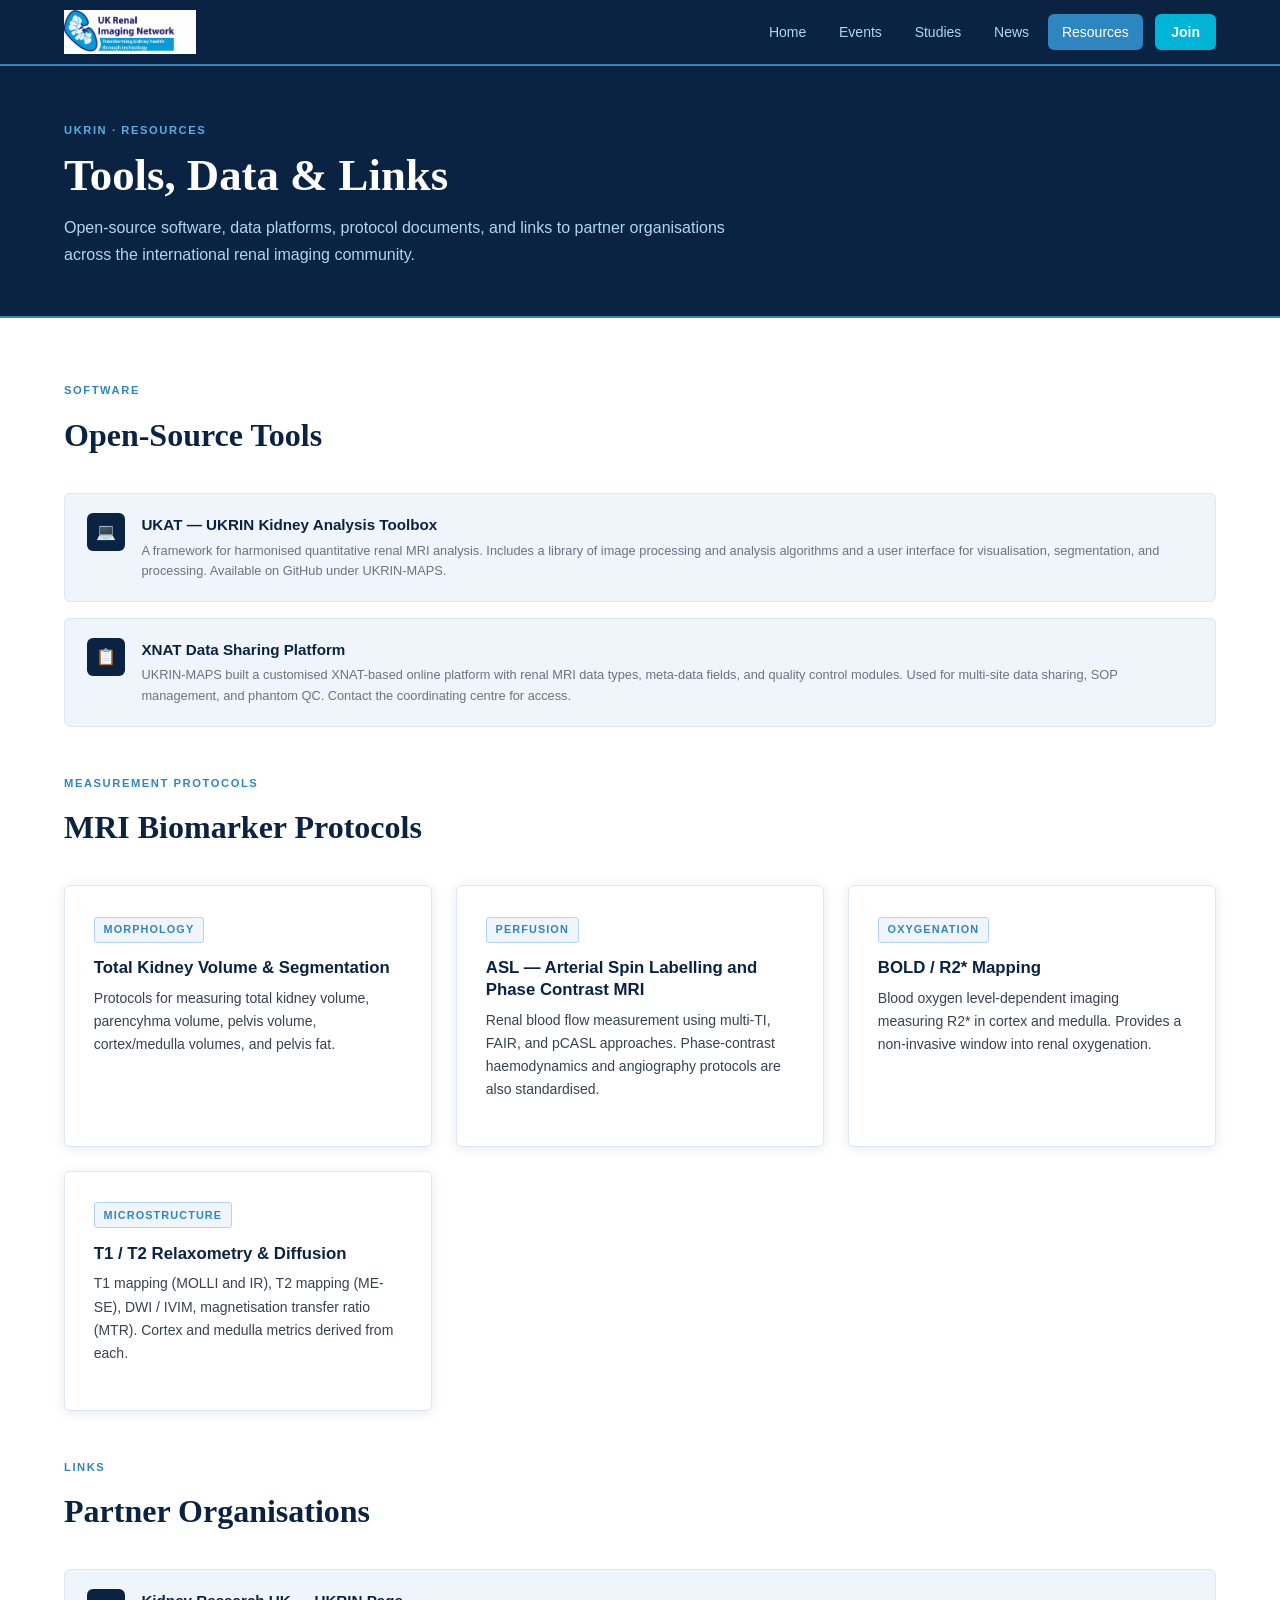
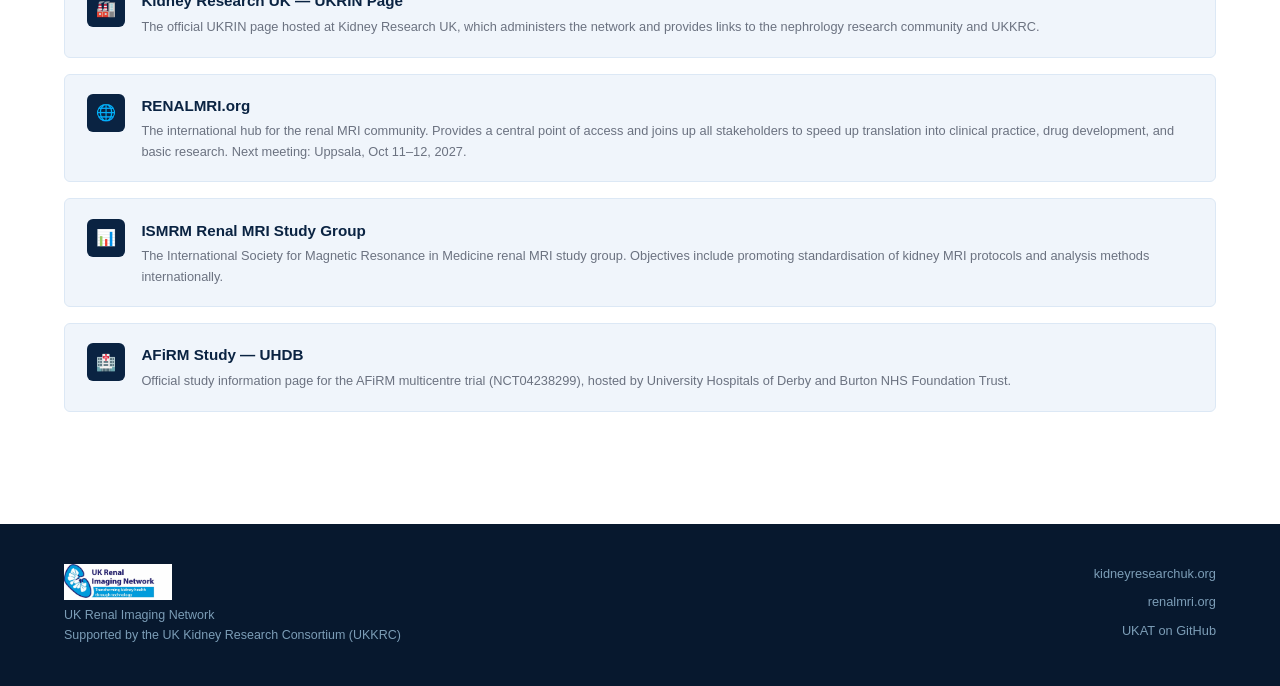
<file: resources.html>
<!DOCTYPE html>
<html lang="en">
<head>
  <meta charset="UTF-8" />
  <meta name="viewport" content="width=device-width, initial-scale=1.0" />
  <title>Resources — UKRIN</title>
  <link rel="stylesheet" href="style.css" />
</head>
<body>

  <header class="site-header">
    <div class="header-inner">
      <div class="logo">
        <a href="index.html" style="text-decoration:none;display:flex;align-items:center;gap:.75rem">
          <img src="ukrin-logo.jpg" alt="UKRIN — UK Renal Imaging Network" style="height:44px;width:auto;display:block;" />
        </a>
      </div>
      <nav class="main-nav" role="navigation">
        <a href="index.html" class="nav-link">Home</a>
        <a href="events.html" class="nav-link">Events</a>
        <a href="studies.html" class="nav-link">Studies</a>
        <a href="news.html" class="nav-link">News</a>
        <a href="resources.html" class="nav-link active">Resources</a>
        <a href="join.html" class="nav-link nav-join">Join</a>
      </nav>
      <button class="nav-toggle" aria-label="Open menu">&#9776;</button>
    </div>
  </header>

  <section class="page-hero">
    <div class="container">
      <div class="page-hero-eyebrow">UKRIN · Resources</div>
      <h1>Tools, Data &amp; Links</h1>
      <p>Open-source software, data platforms, protocol documents, and links to partner organisations across the international renal imaging community.</p>
    </div>
  </section>

  <section class="page-section">
    <div class="container">

      <div class="section-label">Software</div>
      <h2 class="section-heading">Open-Source Tools</h2>

      <div class="resource-list" style="margin-bottom:3rem;">
        <a class="resource-item" href="https://github.com/UKRIN-MAPS/ukat" target="_blank" rel="noopener">
          <div class="resource-icon">&#128187;</div>
          <div class="resource-text">
            <h3>UKAT — UKRIN Kidney Analysis Toolbox</h3>
            <p>A framework for harmonised quantitative renal MRI analysis. Includes a library of image processing and analysis algorithms and a user interface for visualisation, segmentation, and processing. Available on GitHub under UKRIN-MAPS.</p>
          </div>
        </a>
        <div class="resource-item" style="cursor:default;">
          <div class="resource-icon">&#128203;</div>
          <div class="resource-text">
            <h3>XNAT Data Sharing Platform</h3>
            <p>UKRIN-MAPS built a customised XNAT-based online platform with renal MRI data types, meta-data fields, and quality control modules. Used for multi-site data sharing, SOP management, and phantom QC. Contact the coordinating centre for access.</p>
          </div>
        </div>
      </div>

      <div class="section-label">Measurement Protocols</div>
      <h2 class="section-heading">MRI Biomarker Protocols</h2>

      <div class="card-grid" style="margin-bottom:3rem;">
        <div class="card">
          <div class="card-tag">Morphology</div>
          <h3>Total Kidney Volume &amp; Segmentation</h3>
          <p>Protocols for measuring total kidney volume, parencyhma volume, pelvis volume, cortex/medulla volumes, and pelvis fat.</p>
        </div>
        <div class="card">
          <div class="card-tag">Perfusion</div>
          <h3>ASL — Arterial Spin Labelling and Phase Contrast MRI</h3>
          <p>Renal blood flow measurement using multi-TI, FAIR, and pCASL approaches. Phase-contrast haemodynamics and angiography protocols are also standardised.</p>
        </div>
        <div class="card">
          <div class="card-tag">Oxygenation</div>
          <h3>BOLD / R2* Mapping</h3>
          <p>Blood oxygen level-dependent imaging measuring R2* in cortex and medulla. Provides a non-invasive window into renal oxygenation.</p>
        </div>
        <div class="card">
          <div class="card-tag">Microstructure</div>
          <h3>T1 / T2 Relaxometry &amp; Diffusion</h3>
          <p>T1 mapping (MOLLI and IR), T2 mapping (ME-SE), DWI / IVIM, magnetisation transfer ratio (MTR). Cortex and medulla metrics derived from each.</p>
        </div>
      </div>

      <div class="section-label">Links</div>
      <h2 class="section-heading">Partner Organisations</h2>

      <div class="resource-list" style="margin-bottom:3rem;">
        <a class="resource-item" href="https://www.kidneyresearchuk.org/research/uk-renal-imaging-network" target="_blank" rel="noopener">
          <div class="resource-icon">&#127981;</div>
          <div class="resource-text">
            <h3>Kidney Research UK — UKRIN Page</h3>
            <p>The official UKRIN page hosted at Kidney Research UK, which administers the network and provides links to the nephrology research community and UKKRC.</p>
          </div>
        </a>
        <a class="resource-item" href="https://renalmri.org" target="_blank" rel="noopener">
          <div class="resource-icon">&#127760;</div>
          <div class="resource-text">
            <h3>RENALMRI.org</h3>
            <p>The international hub for the renal MRI community. Provides a central point of access and joins up all stakeholders to speed up translation into clinical practice, drug development, and basic research. Next meeting: Uppsala, Oct 11–12, 2027.</p>
          </div>
        </a>
        <a class="resource-item" href="https://www.ismrm.org" target="_blank" rel="noopener">
          <div class="resource-icon">&#128202;</div>
          <div class="resource-text">
            <h3>ISMRM Renal MRI Study Group</h3>
            <p>The International Society for Magnetic Resonance in Medicine renal MRI study group. Objectives include promoting standardisation of kidney MRI protocols and analysis methods internationally.</p>
          </div>
        </a>
        <a class="resource-item" href="https://www.uhdb.nhs.uk/afirm-study" target="_blank" rel="noopener">
          <div class="resource-icon">&#127973;</div>
          <div class="resource-text">
            <h3>AFiRM Study — UHDB</h3>
            <p>Official study information page for the AFiRM multicentre trial (NCT04238299), hosted by University Hospitals of Derby and Burton NHS Foundation Trust.</p>
          </div>
        </a>
      </div>
  </section>

  <footer class="site-footer">
    <div class="container footer-inner">
      <div class="footer-brand">
        <img src="ukrin-logo.jpg" alt="UKRIN" style="height:36px;width:auto;margin-bottom:.4rem;display:block;" />
        <p>UK Renal Imaging Network<br>Supported by the UK Kidney Research Consortium (UKKRC)</p>
      </div>
      <div class="footer-links">
        <a href="https://www.kidneyresearchuk.org/research/uk-renal-imaging-network" target="_blank" rel="noopener">kidneyresearchuk.org</a>
        <a href="https://renalmri.org" target="_blank" rel="noopener">renalmri.org</a>
        <a href="https://github.com/UKRIN-MAPS/ukat" target="_blank" rel="noopener">UKAT on GitHub</a>
      </div>
    </div>
  </footer>

  <script src="nav.js"></script>
</body>
</html>
</file>
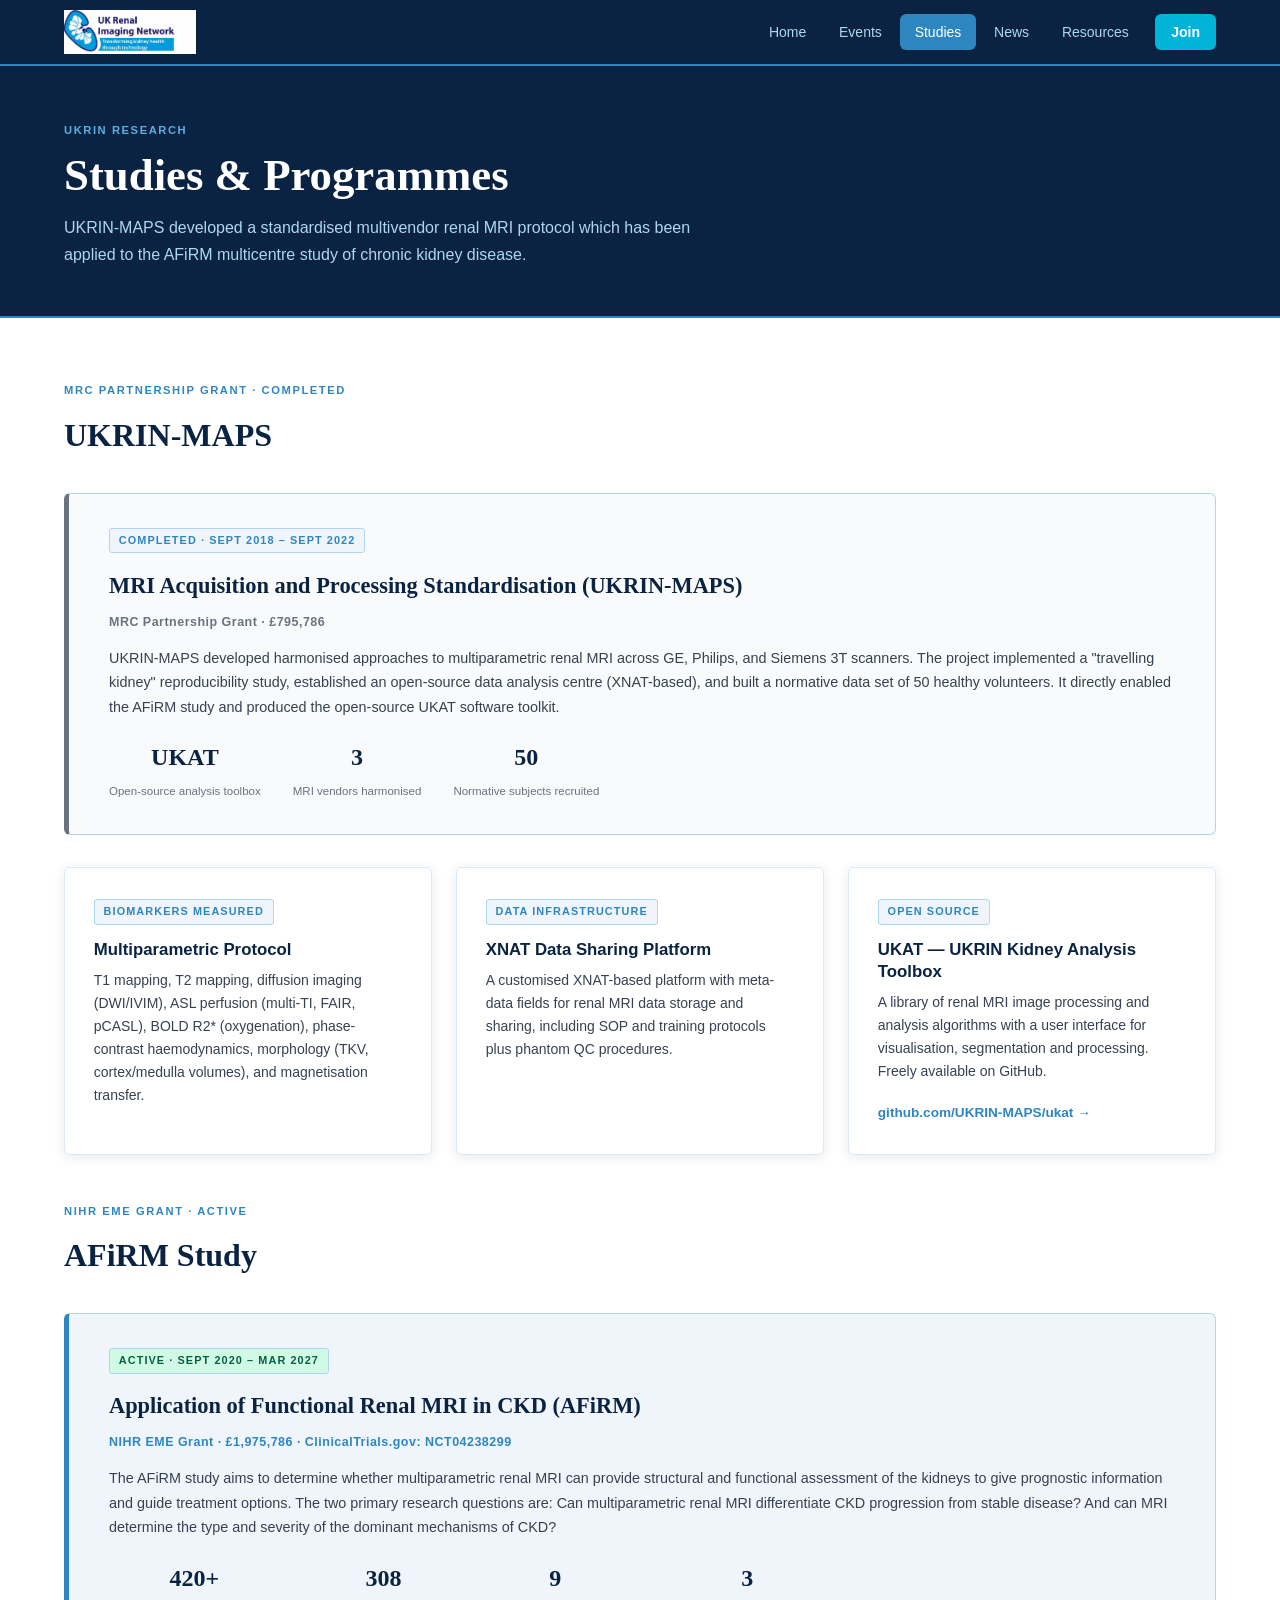
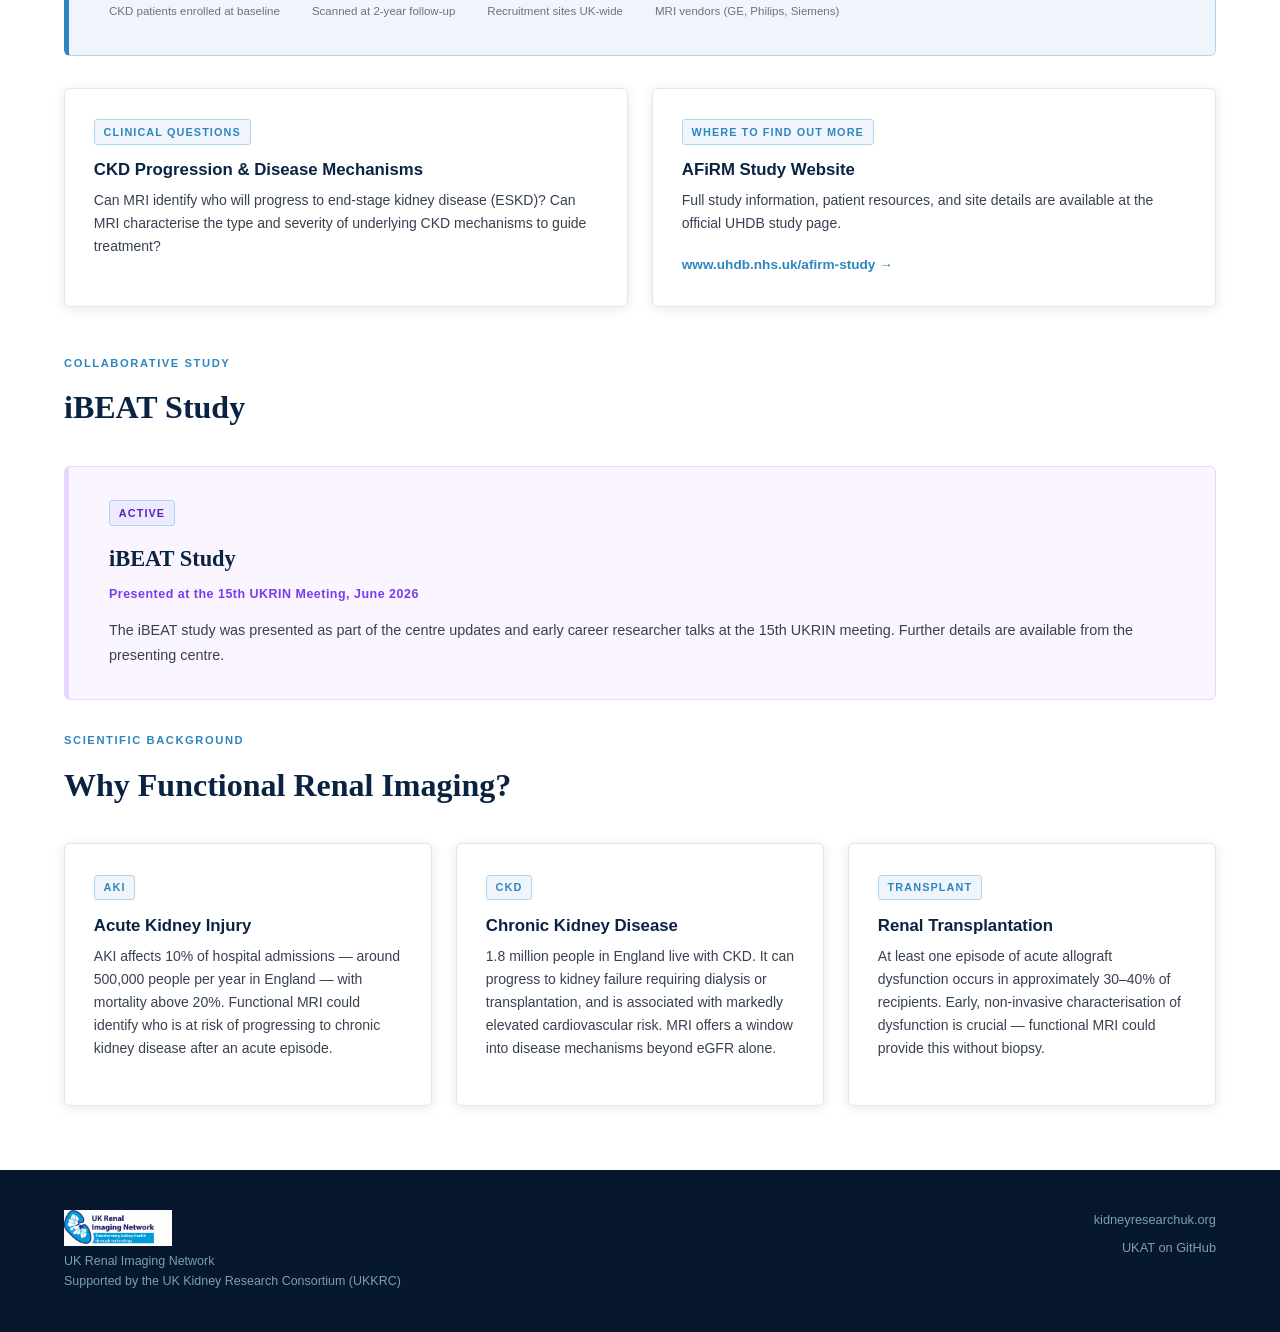
<file: studies.html>
<!DOCTYPE html>
<html lang="en">
<head>
  <meta charset="UTF-8" />
  <meta name="viewport" content="width=device-width, initial-scale=1.0" />
  <title>Studies — UKRIN</title>
  <link rel="stylesheet" href="style.css" />
</head>
<body>

  <header class="site-header">
    <div class="header-inner">
      <div class="logo">
        <a href="index.html" style="text-decoration:none;display:flex;align-items:center;gap:.75rem">
          <img src="ukrin-logo.jpg" alt="UKRIN — UK Renal Imaging Network" style="height:44px;width:auto;display:block;" />
        </a>
      </div>
      <nav class="main-nav" role="navigation">
        <a href="index.html" class="nav-link">Home</a>
        <a href="events.html" class="nav-link">Events</a>
        <a href="studies.html" class="nav-link active">Studies</a>
        <a href="news.html" class="nav-link">News</a>
        <a href="resources.html" class="nav-link">Resources</a>
        <a href="join.html" class="nav-link nav-join">Join</a>
      </nav>
      <button class="nav-toggle" aria-label="Open menu">&#9776;</button>
    </div>
  </header>

  <section class="page-hero">
    <div class="container">
      <div class="page-hero-eyebrow">UKRIN Research</div>
      <h1>Studies &amp; Programmes</h1>
      <p>UKRIN-MAPS  developed a standardised multivendor renal MRI protocol which has been applied to the AFiRM multicentre study of chronic kidney disease.</p>
    </div>
  </section>

  <section class="page-section">
    <div class="container">

      <!-- UKRIN-MAPS -->
      <div class="section-label">MRC Partnership Grant · Completed</div>
      <h2 class="section-heading">UKRIN-MAPS</h2>

      <div class="study-hero" style="border-left-color:#6b7280;background:#f9fafb;">
        <div class="card-tag">Completed · Sept 2018 – Sept 2022</div>
        <h2>MRI Acquisition and Processing Standardisation (UKRIN-MAPS)</h2>
        <p class="grant" style="color:#6b7280;">MRC Partnership Grant · £795,786</p>
        <p>UKRIN-MAPS developed harmonised approaches to multiparametric renal MRI across GE, Philips, and Siemens 3T scanners. The project implemented a "travelling kidney" reproducibility study, established an open-source data analysis centre (XNAT-based), and built a normative data set of 50 healthy volunteers. It directly enabled the AFiRM study and produced the open-source UKAT software toolkit.</p>
        <div class="study-stats">
          <div class="stat-pill"><strong>UKAT</strong><span>Open-source analysis toolbox</span></div>
          <div class="stat-pill"><strong>3</strong><span>MRI vendors harmonised</span></div>
          <div class="stat-pill"><strong>50</strong><span>Normative subjects recruited</span></div>
        </div>
      </div>

      <div class="card-grid" style="margin-bottom:3rem;">
        <div class="card">
          <div class="card-tag">Biomarkers Measured</div>
          <h3>Multiparametric Protocol</h3>
          <p>T1 mapping, T2 mapping, diffusion imaging (DWI/IVIM), ASL perfusion (multi-TI, FAIR, pCASL), BOLD R2* (oxygenation), phase-contrast haemodynamics, morphology (TKV, cortex/medulla volumes), and magnetisation transfer.</p>
        </div>
        <div class="card">
          <div class="card-tag">Data Infrastructure</div>
          <h3>XNAT Data Sharing Platform</h3>
          <p>A customised XNAT-based platform with meta-data fields for renal MRI data storage and sharing, including SOP and training protocols plus phantom QC procedures.</p>
        </div>
        <div class="card">
          <div class="card-tag">Open Source</div>
          <h3>UKAT — UKRIN Kidney Analysis Toolbox</h3>
          <p>A library of renal MRI image processing and analysis algorithms with a user interface for visualisation, segmentation and processing. Freely available on GitHub.</p>
          <a class="card-link" href="https://github.com/UKRIN-MAPS/ukat" target="_blank" rel="noopener">github.com/UKRIN-MAPS/ukat &rarr;</a>
        </div>
      </div>

      <!-- AFiRM -->
      <div class="section-label">NIHR EME Grant · Active</div>
      <h2 class="section-heading">AFiRM Study</h2>

      <div class="study-hero">
        <div class="card-tag" style="background:#d1fae5;color:#065f46;">Active · Sept 2020 – Mar 2027</div>
        <h2>Application of Functional Renal MRI in CKD (AFiRM)</h2>
        <p class="grant">NIHR EME Grant · £1,975,786 · ClinicalTrials.gov: NCT04238299</p>
        <p>The AFiRM study aims to determine whether multiparametric renal MRI can provide structural and functional assessment of the kidneys to give prognostic information and guide treatment options. The two primary research questions are: Can multiparametric renal MRI differentiate CKD progression from stable disease? And can MRI determine the type and severity of the dominant mechanisms of CKD?</p>
        <div class="study-stats">
          <div class="stat-pill"><strong>420+</strong><span>CKD patients enrolled at baseline</span></div>
          <div class="stat-pill"><strong>308</strong><span>Scanned at 2-year follow-up</span></div>
          <div class="stat-pill"><strong>9</strong><span>Recruitment sites UK-wide</span></div>
          <div class="stat-pill"><strong>3</strong><span>MRI vendors (GE, Philips, Siemens)</span></div>
        </div>
      </div>

      <div class="card-grid" style="margin-bottom:3rem;">
        <div class="card">
          <div class="card-tag">Clinical Questions</div>
          <h3>CKD Progression &amp; Disease Mechanisms</h3>
          <p>Can MRI identify who will progress to end-stage kidney disease (ESKD)? Can MRI characterise the type and severity of underlying CKD mechanisms to guide treatment?</p>
        </div>
        <div class="card">
          <div class="card-tag">Where to Find Out More</div>
          <h3>AFiRM Study Website</h3>
          <p>Full study information, patient resources, and site details are available at the official UHDB study page.</p>
          <a class="card-link" href="https://www.uhdb.nhs.uk/afirm-study" target="_blank" rel="noopener">www.uhdb.nhs.uk/afirm-study &rarr;</a>
        </div>
      </div>

      <!-- iBEAT -->
      <div class="section-label">Collaborative Study</div>
      <h2 class="section-heading">iBEAT Study</h2>
      <div class="study-hero" style="border-left-color:#7c3aed;background:#faf5ff;border-color:#e9d5ff;">
        <div class="card-tag" style="background:#ede9fe;color:#5b21b6;">Active</div>
        <h2>iBEAT Study</h2>
        <p class="grant" style="color:#7c3aed;">Presented at the 15th UKRIN Meeting, June 2026</p>
        <p>The iBEAT study was presented as part of the centre updates and early career researcher talks at the 15th UKRIN meeting. Further details are available from the presenting centre.</p>
      </div>

      <!-- Biomarker context -->
      <div class="section-label">Scientific Background</div>
      <h2 class="section-heading">Why Functional Renal Imaging?</h2>

      <div class="card-grid">
        <div class="card">
          <div class="card-tag">AKI</div>
          <h3>Acute Kidney Injury</h3>
          <p>AKI affects 10% of hospital admissions — around 500,000 people per year in England — with mortality above 20%. Functional MRI could identify who is at risk of progressing to chronic kidney disease after an acute episode.</p>
        </div>
        <div class="card">
          <div class="card-tag">CKD</div>
          <h3>Chronic Kidney Disease</h3>
          <p>1.8 million people in England live with CKD. It can progress to kidney failure requiring dialysis or transplantation, and is associated with markedly elevated cardiovascular risk. MRI offers a window into disease mechanisms beyond eGFR alone.</p>
        </div>
        <div class="card">
          <div class="card-tag">Transplant</div>
          <h3>Renal Transplantation</h3>
          <p>At least one episode of acute allograft dysfunction occurs in approximately 30–40% of recipients. Early, non-invasive characterisation of dysfunction is crucial — functional MRI could provide this without biopsy.</p>
        </div>
      </div>

    </div>
  </section>

  <footer class="site-footer">
    <div class="container footer-inner">
      <div class="footer-brand">
        <img src="ukrin-logo.jpg" alt="UKRIN" style="height:36px;width:auto;margin-bottom:.4rem;display:block;" />
        <p>UK Renal Imaging Network<br>Supported by the UK Kidney Research Consortium (UKKRC)</p>
      </div>
      <div class="footer-links">
        <a href="https://www.kidneyresearchuk.org/research/uk-renal-imaging-network" target="_blank" rel="noopener">kidneyresearchuk.org</a>
        <a href="https://github.com/UKRIN-MAPS/ukat" target="_blank" rel="noopener">UKAT on GitHub</a>
      </div>
    </div>
  </footer>

  <script src="nav.js"></script>
</body>
</html>
</file>
<file: style.css>
/* ===== UKRIN DESIGN SYSTEM =====
   Palette:
     Deep Navy      #0a2342
     Science Blue   #1a3a6e
     MRI Blue       #2e86c1
     Sky Highlight  #5dade2
     Ice Accent     #aed6f1
     Off-White      #f0f5fb
     Text Dark      #111827
     Text Mid       #374151
     Text Muted     #6b7280
   Typography:
     Display: Georgia (serif, trustworthy/medical)
     Body: system-ui / -apple-system
*/

*, *::before, *::after { box-sizing: border-box; margin: 0; padding: 0; }

:root {
  --navy:      #0a2342;
  --sci-blue:  #1a3a6e;
  --mri-blue:  #2e86c1;
  --sky:       #5dade2;
  --ice:       #aed6f1;
  --bg-light:  #f0f5fb;
  --bg-white:  #ffffff;
  --text-dark: #111827;
  --text-mid:  #374151;
  --text-muted:#6b7280;
  --radius:    6px;
  --shadow:    0 2px 12px rgba(10,35,66,0.10);
  --shadow-md: 0 6px 24px rgba(10,35,66,0.14);
}

html { scroll-behavior: smooth; }

body {
  font-family: -apple-system, BlinkMacSystemFont, 'Segoe UI', Roboto, sans-serif;
  color: var(--text-dark);
  background: var(--bg-white);
  line-height: 1.6;
}

/* ---- HEADER ---- */
.site-header {
  position: sticky;
  top: 0;
  z-index: 100;
  background: var(--navy);
  border-bottom: 2px solid var(--mri-blue);
}

.header-inner {
  max-width: 1200px;
  margin: 0 auto;
  padding: 0 1.5rem;
  display: flex;
  align-items: center;
  height: 64px;
  gap: 2rem;
}

.logo {
  display: flex;
  align-items: baseline;
  gap: 0.5rem;
  text-decoration: none;
  flex-shrink: 0;
}

.logo-abbr {
  font-family: Georgia, 'Times New Roman', serif;
  font-size: 1.5rem;
  font-weight: 700;
  color: #ffffff;
  letter-spacing: 0.05em;
}

.logo-full {
  font-size: 0.75rem;
  color: var(--ice);
  letter-spacing: 0.02em;
  display: none;
}
@media (min-width: 640px) { .logo-full { display: inline; } }

.main-nav {
  display: flex;
  gap: 0.25rem;
  margin-left: auto;
}

.nav-link {
  color: var(--ice);
  text-decoration: none;
  font-size: 0.875rem;
  font-weight: 500;
  padding: 0.4rem 0.9rem;
  border-radius: var(--radius);
  transition: color 0.15s, background 0.15s;
}
.nav-link:hover { color: #fff; background: rgba(93,173,226,0.15); }
.nav-link.active { color: #fff; background: var(--mri-blue); }

.nav-toggle {
  display: none;
  background: none;
  border: none;
  color: var(--ice);
  font-size: 1.4rem;
  cursor: pointer;
  margin-left: auto;
}
@media (max-width: 700px) {
  .main-nav { display: none; }
  .main-nav.open {
    display: flex;
    flex-direction: column;
    position: absolute;
    top: 64px;
    left: 0; right: 0;
    background: var(--navy);
    padding: 1rem 1.5rem;
    border-top: 1px solid var(--sci-blue);
    z-index: 200;
  }
  .nav-toggle { display: block; }
}

/* ---- HERO ---- */
.hero {
  position: relative;
  overflow: hidden;
  min-height: 420px;
  display: flex;
  align-items: center;
}

.hero-image {
  position: absolute;
  inset: 0;
}

.hero-svg {
  width: 100%;
  height: 100%;
  object-fit: cover;
}

.hero-content {
  position: relative;
  z-index: 2;
  max-width: 1200px;
  margin: 0 auto;
  padding: 4rem 1.5rem;
}

.hero-eyebrow {
  font-size: 0.75rem;
  font-weight: 600;
  letter-spacing: 0.12em;
  text-transform: uppercase;
  color: var(--sky);
  margin-bottom: 1rem;
}

.hero-title {
  font-family: Georgia, 'Times New Roman', serif;
  font-size: clamp(2.2rem, 5vw, 3.6rem);
  font-weight: 700;
  line-height: 1.12;
  color: #ffffff;
  margin-bottom: 1.2rem;
  max-width: 600px;
}

.hero-tagline {
  font-size: 1.1rem;
  color: var(--ice);
  max-width: 520px;
  margin-bottom: 2rem;
  line-height: 1.65;
}

.hero-cta {
  display: flex;
  gap: 1rem;
  flex-wrap: wrap;
}

/* ---- BUTTONS ---- */
.btn {
  display: inline-block;
  padding: 0.7rem 1.6rem;
  border-radius: var(--radius);
  font-size: 0.9rem;
  font-weight: 600;
  text-decoration: none;
  transition: all 0.15s;
  cursor: pointer;
  border: 2px solid transparent;
}

.btn-primary {
  background: var(--mri-blue);
  color: #fff;
  border-color: var(--mri-blue);
}
.btn-primary:hover { background: var(--sky); border-color: var(--sky); }

.btn-outline {
  background: transparent;
  color: #fff;
  border-color: rgba(255,255,255,0.55);
}
.btn-outline:hover { background: rgba(255,255,255,0.12); border-color: #fff; }

.btn-secondary {
  background: var(--bg-light);
  color: var(--sci-blue);
  border-color: var(--ice);
}
.btn-secondary:hover { background: var(--ice); }

/* ---- CONTAINER ---- */
.container {
  max-width: 1200px;
  margin: 0 auto;
  padding-left: 1.5rem;
  padding-right: 1.5rem;
}

/* ---- MISSION ---- */
.mission {
  background: var(--bg-white);
  padding: 5rem 0;
}

.mission-label {
  font-size: 0.7rem;
  font-weight: 700;
  letter-spacing: 0.14em;
  text-transform: uppercase;
  color: var(--mri-blue);
  margin-bottom: 0.8rem;
}

.mission-heading {
  font-family: Georgia, 'Times New Roman', serif;
  font-size: clamp(1.6rem, 3vw, 2.4rem);
  line-height: 1.2;
  color: var(--navy);
  max-width: 700px;
  margin-bottom: 1.4rem;
}

.mission-body {
  font-size: 1.05rem;
  color: var(--text-mid);
  max-width: 760px;
  margin-bottom: 3rem;
  line-height: 1.75;
}

.mission-aims {
  display: grid;
  grid-template-columns: repeat(auto-fit, minmax(220px, 1fr));
  gap: 1.5rem;
}

.aim-card {
  background: var(--bg-light);
  border: 1px solid var(--ice);
  border-top: 3px solid var(--mri-blue);
  border-radius: var(--radius);
  padding: 1.6rem 1.4rem;
}

.aim-icon {
  font-size: 1.2rem;
  color: var(--mri-blue);
  margin-bottom: 0.7rem;
}

.aim-card h3 {
  font-size: 1rem;
  font-weight: 700;
  color: var(--navy);
  margin-bottom: 0.5rem;
}

.aim-card p {
  font-size: 0.875rem;
  color: var(--text-mid);
  line-height: 1.65;
}

/* ---- QUICKLINKS ---- */
.quicklinks {
  background: var(--navy);
  padding: 4rem 0;
}

.ql-grid {
  display: grid;
  grid-template-columns: repeat(auto-fit, minmax(200px, 1fr));
  gap: 1px;
  background: rgba(93,173,226,0.2);
  border: 1px solid rgba(93,173,226,0.2);
  border-radius: var(--radius);
  overflow: hidden;
}

.ql-card {
  background: var(--navy);
  padding: 2rem 1.5rem;
  text-decoration: none;
  display: flex;
  flex-direction: column;
  gap: 0.4rem;
  transition: background 0.15s;
}
.ql-card:hover { background: var(--sci-blue); }

.ql-num {
  font-family: Georgia, serif;
  font-size: 2.4rem;
  font-weight: 700;
  color: var(--sky);
  line-height: 1;
}

.ql-label {
  font-size: 0.8rem;
  color: var(--ice);
  line-height: 1.4;
}

.ql-cta {
  font-size: 0.75rem;
  font-weight: 600;
  color: var(--mri-blue);
  margin-top: 0.5rem;
  letter-spacing: 0.03em;
}

/* ---- PAGE HERO (inner pages) ---- */
.page-hero {
  background: var(--navy);
  padding: 3.5rem 0 3rem;
  border-bottom: 2px solid var(--mri-blue);
}

.page-hero-eyebrow {
  font-size: 0.7rem;
  font-weight: 700;
  letter-spacing: 0.14em;
  text-transform: uppercase;
  color: var(--sky);
  margin-bottom: 0.6rem;
}

.page-hero h1 {
  font-family: Georgia, serif;
  font-size: clamp(1.8rem, 4vw, 2.8rem);
  color: #fff;
  line-height: 1.15;
  margin-bottom: 0.8rem;
}

.page-hero p {
  font-size: 1rem;
  color: var(--ice);
  max-width: 680px;
  line-height: 1.7;
}

/* ---- SECTION LABELS / HEADINGS ---- */
.section-label {
  font-size: 0.7rem;
  font-weight: 700;
  letter-spacing: 0.14em;
  text-transform: uppercase;
  color: var(--mri-blue);
  margin-bottom: 0.6rem;
}

.section-heading {
  font-family: Georgia, serif;
  font-size: clamp(1.4rem, 2.5vw, 2rem);
  color: var(--navy);
  margin-bottom: 2rem;
}

/* ---- CARDS ---- */
.card-grid {
  display: grid;
  grid-template-columns: repeat(auto-fit, minmax(280px, 1fr));
  gap: 1.5rem;
}

.card {
  background: var(--bg-white);
  border: 1px solid #dce8f5;
  border-radius: var(--radius);
  padding: 1.8rem;
  box-shadow: var(--shadow);
}

.card-tag {
  display: inline-block;
  font-size: 0.68rem;
  font-weight: 700;
  letter-spacing: 0.1em;
  text-transform: uppercase;
  color: var(--mri-blue);
  background: var(--bg-light);
  border: 1px solid var(--ice);
  border-radius: 3px;
  padding: 0.2rem 0.55rem;
  margin-bottom: 0.9rem;
}

.card h3 {
  font-size: 1.05rem;
  font-weight: 700;
  color: var(--navy);
  margin-bottom: 0.5rem;
  line-height: 1.3;
}

.card p {
  font-size: 0.875rem;
  color: var(--text-mid);
  line-height: 1.65;
  margin-bottom: 1rem;
}

.card-meta {
  font-size: 0.78rem;
  color: var(--text-muted);
}

.card-link {
  font-size: 0.85rem;
  font-weight: 600;
  color: var(--mri-blue);
  text-decoration: none;
}
.card-link:hover { text-decoration: underline; }

/* ---- EVENTS TABLE STYLE ---- */
.event-list {
  display: flex;
  flex-direction: column;
  gap: 0;
  border: 1px solid #dce8f5;
  border-radius: var(--radius);
  overflow: hidden;
}

.event-item {
  display: grid;
  grid-template-columns: 100px 1fr auto;
  align-items: center;
  gap: 1rem;
  padding: 1.2rem 1.5rem;
  border-bottom: 1px solid #e8f0f8;
  background: var(--bg-white);
  transition: background 0.12s;
}
.event-item:last-child { border-bottom: none; }
.event-item:hover { background: var(--bg-light); }

.event-date {
  font-family: Georgia, serif;
  font-size: 0.95rem;
  font-weight: 700;
  color: var(--mri-blue);
  text-align: center;
  line-height: 1.3;
}
.event-date span { display: block; font-size: 0.72rem; font-weight: 400; color: var(--text-muted); font-family: sans-serif; }

.event-info h3 { font-size: 0.95rem; font-weight: 700; color: var(--navy); }
.event-info p { font-size: 0.8rem; color: var(--text-muted); }

.event-badge {
  font-size: 0.7rem;
  font-weight: 700;
  padding: 0.25rem 0.6rem;
  border-radius: 3px;
  white-space: nowrap;
}
.badge-upcoming { background: #e0f3ff; color: var(--mri-blue); }
.badge-past { background: #f3f4f6; color: var(--text-muted); }
.badge-active { background: #d1fae5; color: #065f46; }

/* ---- STUDY HIGHLIGHT ---- */
.study-hero {
  background: var(--bg-light);
  border: 1px solid var(--ice);
  border-left: 5px solid var(--mri-blue);
  border-radius: var(--radius);
  padding: 2rem 2rem 2rem 2.5rem;
  margin-bottom: 2rem;
}
.study-hero h2 {
  font-family: Georgia, serif;
  font-size: 1.4rem;
  color: var(--navy);
  margin-bottom: 0.5rem;
}
.study-hero .grant {
  font-size: 0.78rem;
  color: var(--mri-blue);
  font-weight: 600;
  margin-bottom: 0.8rem;
  letter-spacing: 0.04em;
}
.study-hero p { font-size: 0.9rem; color: var(--text-mid); line-height: 1.7; }

.study-stats {
  display: flex;
  gap: 2rem;
  flex-wrap: wrap;
  margin-top: 1.2rem;
}
.stat-pill { text-align: center; }
.stat-pill strong { display: block; font-family: Georgia, serif; font-size: 1.5rem; color: var(--navy); }
.stat-pill span { font-size: 0.72rem; color: var(--text-muted); }

/* ---- RESOURCES ---- */
.resource-list {
  display: flex;
  flex-direction: column;
  gap: 1rem;
}
.resource-item {
  display: flex;
  align-items: flex-start;
  gap: 1rem;
  padding: 1.2rem 1.4rem;
  background: var(--bg-light);
  border: 1px solid #dce8f5;
  border-radius: var(--radius);
  text-decoration: none;
  transition: border-color 0.15s, box-shadow 0.15s;
}
.resource-item:hover { border-color: var(--mri-blue); box-shadow: var(--shadow); }
.resource-icon {
  width: 38px;
  height: 38px;
  background: var(--navy);
  border-radius: 6px;
  display: flex;
  align-items: center;
  justify-content: center;
  font-size: 1rem;
  flex-shrink: 0;
  color: var(--sky);
}
.resource-text h3 { font-size: 0.95rem; font-weight: 700; color: var(--navy); margin-bottom: 0.2rem; }
.resource-text p { font-size: 0.8rem; color: var(--text-muted); }

/* ---- FOOTER ---- */
.site-footer {
  background: #07182e;
  padding: 2.5rem 0;
  margin-top: auto;
}
.footer-inner {
  display: flex;
  align-items: flex-start;
  justify-content: space-between;
  gap: 2rem;
  flex-wrap: wrap;
}
.footer-brand .logo-abbr { color: var(--sky); font-size: 1.3rem; }
.footer-brand p { font-size: 0.78rem; color: var(--ice); margin-top: 0.4rem; line-height: 1.6; opacity: 0.7; }
.footer-links {
  display: flex;
  flex-direction: column;
  gap: 0.5rem;
  align-items: flex-end;
}
.footer-links a { font-size: 0.8rem; color: var(--ice); text-decoration: none; opacity: 0.7; }
.footer-links a:hover { opacity: 1; }

/* ---- GENERIC PAGE SECTIONS ---- */
.page-section {
  padding: 4rem 0;
}
.page-section + .page-section {
  padding-top: 0;
}

/* ---- RESPONSIVE ---- */
@media (max-width: 600px) {
  .event-item { grid-template-columns: 80px 1fr; }
  .event-badge { display: none; }
  .footer-inner { flex-direction: column; }
  .footer-links { align-items: flex-start; }
}

/* ---- JOIN NAV BUTTON ---- */
.nav-join {
  background: #00b4d8;
  color: #fff !important;
  border-radius: var(--radius);
  padding: 0.4rem 1rem;
  font-weight: 700;
  margin-left: 0.5rem;
}
.nav-join:hover { background: #0096b4 !important; color: #fff !important; }
.nav-join.active { background: #0096b4 !important; }
</file>
